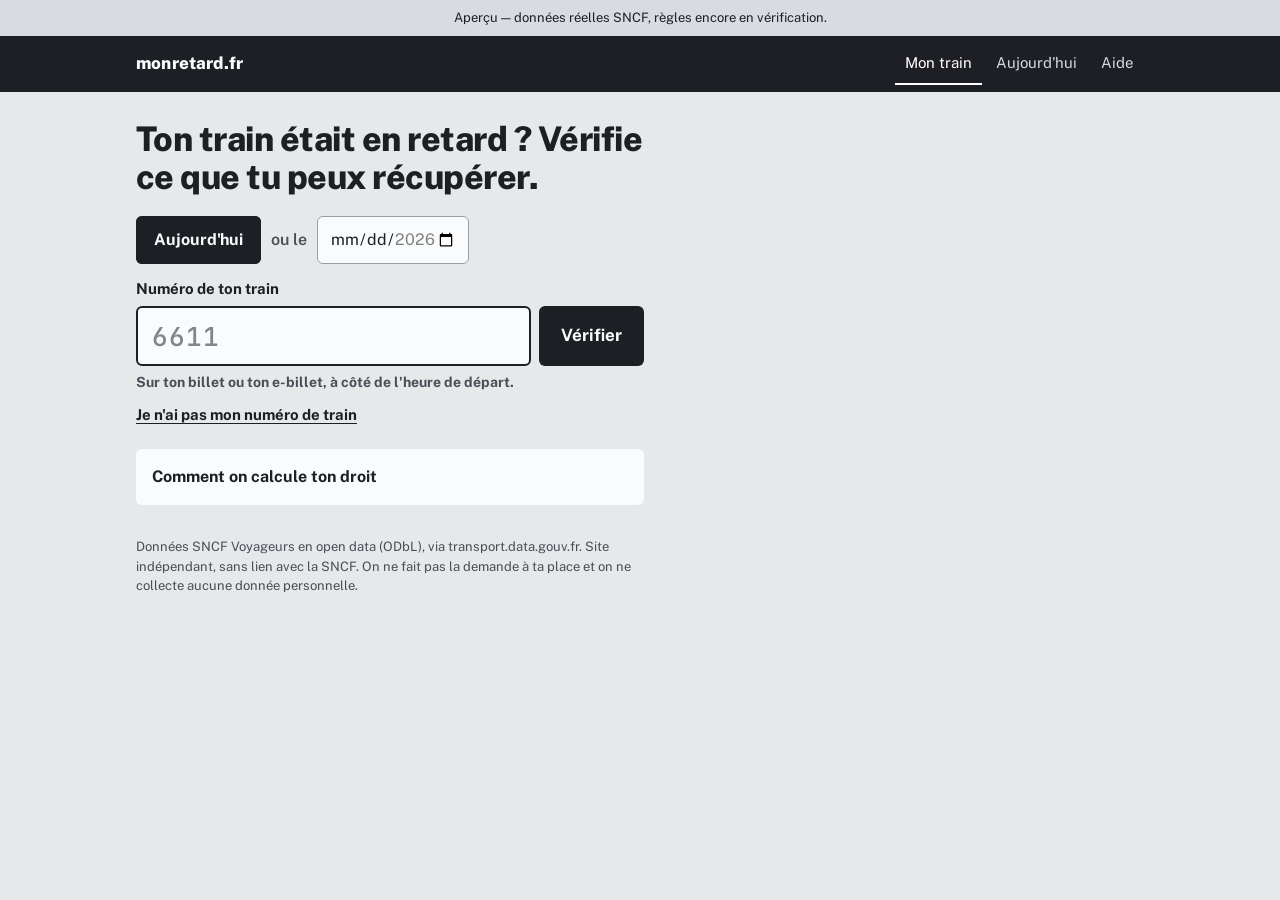
<file: frontend/site.html>
<!doctype html>
<html lang="fr">
<head>
<meta charset="utf-8">
<meta name="viewport" content="width=device-width, initial-scale=1">
<title>Mon train · monretard.fr</title>
<link rel="preconnect" href="https://fonts.googleapis.com">
<link rel="preconnect" href="https://fonts.gstatic.com" crossorigin>
<link href="https://fonts.googleapis.com/css2?family=Public+Sans:wght@400;600;700;800&family=JetBrains+Mono:wght@500;700&display=swap" rel="stylesheet">
<link rel="stylesheet" href="style.css">
<style>
  html { overflow-anchor: none; } /* on compense nous-mêmes, pour que la gare touchée reste sous le doigt */
  .form-num { display: flex; gap: 8px; flex-wrap: wrap; }
  .form-num input { flex: 1 1 180px; width: 100%; height: 60px; padding: 0 14px; border: 2px solid var(--ink); border-radius: var(--r);
                    background: var(--paper); font-family: var(--mono); font-size: 26px; font-weight: 700; letter-spacing: .04em; }
  .form-num input::placeholder { color: #82868C; font-weight: 500; }
  .form-num .btn { flex: 0 0 auto; height: 60px; padding: 0 22px; font-size: 17px; }
  .bloc { display: grid; gap: 14px; grid-template-columns: minmax(0, 1fr); }
  .dates { display: flex; flex-wrap: wrap; align-items: center; gap: 8px 10px; }
  .puce { min-height: 48px; padding: 0 18px; border: 0; border-radius: var(--r); background: transparent; font-weight: 700; font-size: 16px;
          box-shadow: inset 0 0 0 1.5px var(--ink); }
  .puce[aria-pressed="true"] { background: var(--ink); color: var(--paper); }
  .ou { color: var(--ink-2); font-weight: 600; }
  .dates input[type="date"] { height: 48px; padding: 0 12px; border: 1.5px solid #9A9EA4; border-radius: var(--r); background: var(--paper); font-size: 16px; }
  .dates input[type="date"].choisie { border: 2px solid var(--ink); font-weight: 700; }
  .sansnum { display: grid; gap: 12px; padding-top: 14px; border-top: 1.5px dashed var(--rule); }
  .grille2 { display: grid; grid-template-columns: repeat(auto-fit, minmax(200px, 1fr)); gap: 12px; }
  .resultats > section { margin-top: 24px; }
  #recherche[data-replie] + .sr + .resultats > #fiche { margin-top: 4px; }
  .resultats h2 + .liste { margin-top: 10px; }

  #titre { margin-bottom: 20px; }
  /* Carte du train : la réponse, à la place du formulaire */
  .carte-train { background: var(--ink); color: var(--paper); border-radius: var(--r); padding: 16px 16px 18px;
                 display: grid; grid-template-columns: minmax(0, 1fr) auto; gap: 6px 12px; align-items: start; }
  .carte-train h2 { font-size: 24px; letter-spacing: -0.01em; }
  .carte-train p { grid-column: 1 / -1; margin: 0; color: #D5D8DC; font-size: 15px; }
  .carte-train .trajet { color: var(--paper); font-weight: 600; font-size: 16px; }
  .carte-train .btn { min-height: 44px; font-size: 15px; background: transparent; color: var(--paper); box-shadow: inset 0 0 0 1.5px var(--paper); }
  .carte-train .btn:hover { background: rgba(250,251,252,.12); }
  .carte-train :focus-visible { outline-color: var(--paper); }
  .carte-train .etat-supp { color: #FFB4AB; font-weight: 700; }

  .arrets { margin-top: 20px; }
  .arrets .aide-champ { margin: 4px 0 12px; }
  .arret { grid-template-columns: 1fr 112px; }
  .arret .paliers { grid-column: 2; margin: 4px 0 0; }
  .arret .r { grid-row: 1; }
  .ligne[aria-pressed="true"], .ligne[aria-expanded="true"] { box-shadow: 0 0 0 2px var(--ink); }
  .arrets-liste .fente, .fiche-supp .fente { margin-top: 10px; }
  .recu-pied { display: flex; justify-content: flex-end; margin-top: 8px; }
  .introuvable { background: var(--paper); border-radius: var(--r); padding: 18px; }
  .introuvable ul { margin: 10px 0 14px; padding-left: 20px; display: grid; gap: 4px; }
  .actions { display: flex; flex-wrap: wrap; gap: 8px; }

  /* PC : le reçu s'imprime dans une colonne à droite, toujours à l'écran */
  .col-d { display: none; }
  @media (min-width: 960px) {
    .top .in, .page { max-width: 1040px; }
    .cols { display: grid; grid-template-columns: minmax(0, 1fr) 460px; gap: 40px; align-items: start; }
    .col-d { display: block; padding-top: 28px; }
    .col-d .arrets { margin-top: 0; }
    .arrets-tete { display: flex; align-items: center; justify-content: space-between; gap: 12px; }
  }
</style>
</head>
<body>
<div class="badge-maquette">Aperçu — données réelles SNCF, règles encore en vérification.</div>
<header class="top"><div class="in">
  <a class="marque" href="site.html">monretard.fr</a>
  <nav aria-label="Principale"><a href="site.html" aria-current="page">Mon train</a><a href="aujourdhui.html">Aujourd'hui</a><a href="#aide">Aide</a></nav>
</div></header>

<main class="page"><div class="cols">
 <div class="col-g">
  <section id="recherche" aria-labelledby="titre">
    <h1 id="titre">Ton train était en retard&nbsp;? Vérifie ce que tu peux récupérer.</h1>
    <div id="formulaire">
      <form id="form" class="bloc" novalidate>
        <div class="dates" role="group" aria-label="Date du voyage">
          <button type="button" class="puce" id="auj" aria-pressed="true">Aujourd'hui</button>
          <span class="ou">ou le</span>
          <input type="date" id="date" aria-label="Choisir la date du voyage">
        </div>
        <div class="champ">
          <label for="num">Numéro de ton train</label>
          <div class="form-num">
            <input id="num" name="train" inputmode="numeric" autocomplete="off" placeholder="6611" aria-describedby="num-aide">
            <button class="btn" type="submit">Vérifier</button>
          </div>
          <p class="aide-champ" id="num-aide">Sur ton billet ou ton e-billet, à côté de l'heure de départ.</p>
        </div>
      </form>
      <button type="button" class="lien" id="btn-sansnum" aria-expanded="false" aria-controls="sansnum">Je n'ai pas mon numéro de train</button>
      <div class="sansnum" id="sansnum" hidden>
        <div class="grille2">
          <label class="champ">Gare où tu es descendu<input id="arr" placeholder="Marseille" autocomplete="off"></label>
          <label class="champ">Gare de départ (facultatif)<input id="dep" placeholder="Paris" autocomplete="off"></label>
        </div>
        <ul class="liste" id="trouves"></ul>
        <p class="aide-champ" id="rien" hidden>Aucun train en retard ou supprimé ne correspond, aujourd'hui ou hier.</p>
        <p class="aide-champ" id="cherche-gares" hidden>Recherche…</p>
      </div>
    </div>
  </section>

  <p class="sr" id="statut" aria-live="polite"></p>

  <div class="resultats">
    <section id="choix" hidden aria-labelledby="choix-titre">
      <h2 id="choix-titre">Plusieurs trains portent ce numéro. Lequel as-tu pris&nbsp;?</h2>
      <ul class="liste" id="choix-liste"></ul>
    </section>

    <section class="introuvable" id="introuvable" hidden aria-labelledby="intro-titre">
      <h2 id="intro-titre">On ne trouve pas ce train en retard</h2>
      <ul>
        <li>Il était peut-être <b>à l'heure</b> ce jour-là.</li>
        <li>Vérifie le numéro : 4 à 6 chiffres, sur ton billet.</li>
        <li>Les RER, métros et Transilien ne sont pas suivis ; Eurostar et Renfe pas encore.</li>
        <li>Le suivi a commencé le 9 novembre 2026 : rien avant.</li>
      </ul>
      <div class="actions">
        <button type="button" class="btn btn-2" id="chercher-hier">Chercher hier</button>
        <button type="button" class="btn btn-2" id="vers-sansnum">Chercher par gare</button>
      </div>
    </section>

    <section id="fiche" hidden aria-labelledby="f-titre">
      <div class="carte-train" id="carte">
        <h2 id="f-titre"></h2>
        <button type="button" class="btn" id="modifier">Modifier</button>
        <p class="trajet" id="f-trajet"></p>
        <p id="f-quand"></p>
        <p id="f-cause"></p>
      </div>
      <div class="fiche-supp" id="ancre-supp"></div>
      <div class="arrets" id="arrets">
        <div class="arrets-tete"><h2 id="arrets-titre">Où es-tu descendu&nbsp;?</h2>
          <button type="button" class="lien" id="changer-gare" hidden>Changer de gare</button></div>
        <p class="aide-champ" id="arrets-aide">Ton droit dépend du retard à ta gare, pas au terminus.</p>
        <ul class="liste arrets-liste" id="arrets-liste"></ul>
      </div>
      <div id="verdict" hidden role="region" aria-label="Ton verdict">
        <div class="fente" aria-hidden="true"></div>
        <div class="recu-zone"><article class="recu" id="recu" aria-labelledby="v-titre"></article></div>
      </div>
    </section>
  </div>

  <details class="aide" id="aide">
    <summary>Comment on calcule ton droit</summary>
    <ul>
      <li><b>TGV INOUI, Intercités</b> (garantie G30) : dès 30 min, 25 % du billet ; 50 % dès 2 h ; 75 % dès 3 h. Bon d'achat sous 1 h de retard, virement au-delà.</li>
      <li><b>OUIGO</b> : dès 1 h, 25 % ; 50 % dès 2 h. Automatique : OUIGO t'écrit.</li>
      <li><b>TER</b> : ça dépend de la région. La plupart ne dédommagent pas un billet à l'unité.</li>
      <li>On affiche des pourcentages : le montant dépend du prix que tu as payé.</li>
      <li>Train supprimé : tu peux demander le remboursement intégral de ton billet.</li>
    </ul>
  </details>
  <p class="pied">Données SNCF Voyageurs en open data (ODbL), via transport.data.gouv.fr. Site indépendant, sans lien avec la SNCF.
    On ne fait pas la demande à ta place et on ne collecte aucune donnée personnelle.</p>
 </div>
 <aside class="col-d" id="col-recu" aria-label="Ta gare"></aside>
</div></main>

<script src="donnees.js"></script>
<script>
"use strict";
// Règles d'interaction :
// - rien ne défile tout seul ; la gare touchée reste sous le doigt ;
// - une fois trouvé, le train remplace le formulaire (pas de doublon) ;
// - téléphone : le reçu s'ouvre sous la gare touchée ; PC : gares à droite (haut d'écran), reçu à gauche sous la carte du train.
const $ = (id) => document.getElementById(id);
const etat = { train: null, arret: null, depuisGare: false };
const PC = matchMedia("(min-width: 960px)");

$("date").max = AUJOURDHUI;
$("date").min = "2026-11-09";
const dateChoisie = () => $("date").value || AUJOURDHUI;

function setDate(d) {
  const auj = !d || d === AUJOURDHUI;
  $("date").value = auj ? "" : d;
  $("date").classList.toggle("choisie", !auj);
  $("auj").setAttribute("aria-pressed", auj);
}

function majURL() {
  const p = new URLSearchParams();
  if (etat.train) {
    p.set("train", etat.train.num); p.set("date", etat.train.date);
    if (etat.arret !== null) p.set("gare", etat.train.gares[etat.arret + 1][0]);
  }
  history.replaceState(null, "", p.toString() ? "?" + p : location.pathname);
}

function annoncer(txt) { $("statut").textContent = txt; }

function ligneTrain(t, onClick) {
  const li = document.createElement("li");
  const b = document.createElement("button");
  b.type = "button"; b.className = "ligne"; b.setAttribute("aria-pressed", "false");
  const r = retardMax(t);
  b.innerHTML = `<span class="t">${esc(t.prod)} <span class="num">${esc(t.num)}</span> · ${esc(jourLabel(t.date))}</span>
    <span class="s">${esc(route(t))} · départ ${esc(t.h)}</span>
    <span class="r ${t.supprime || r >= 30 ? "alerte" : "attente"}">${t.supprime ? "Supprimé" : "+" + r + " min"}</span>`;
  b.addEventListener("click", () => {
    b.closest("ul").querySelectorAll(".ligne").forEach((x) => x.setAttribute("aria-pressed", x === b));
    onClick();
  });
  li.appendChild(b);
  return li;
}

// Formulaire visible (recherche) ou replié (le train affiché le remplace)
function formulaire(visible) {
  $("formulaire").hidden = !visible;
  if (visible) $("recherche").removeAttribute("data-replie"); else $("recherche").setAttribute("data-replie", "");
}

function viderResultats() {
  rangerVerdict(); $("arrets").hidden = true;
  ["choix", "introuvable", "fiche"].forEach((id) => ($(id).hidden = true));
  etat.train = null; etat.arret = null;
  majAttente();
}

// Le reçu est un seul nœud qu'on déplace.
function rangerVerdict() { $("verdict").hidden = true; $("fiche").appendChild($("verdict")); }

// PC : la liste des gares passe dans la colonne de droite ; téléphone : elle reste sous la carte.
function placerArrets() {
  if (PC.matches) $("col-recu").appendChild($("arrets"));
  else $("ancre-supp").after($("arrets"));
}

// Téléphone : sous la gare touchée.
// PC : colonne de droite ; la liste se replie sur la gare choisie et le reçu s'imprime dessous, en haut d'écran.
function placerVerdict() {
  const v = $("verdict");
  if (etat.train.supprime) PC.matches ? $("col-recu").appendChild(v) : $("ancre-supp").appendChild(v);
  else if (PC.matches) $("arrets").after(v);
  else $("arrets-liste").querySelectorAll(".arret")[etat.arret].after(v);
  replierListe();
}

function replierListe() {
  const replie = PC.matches && etat.train && !etat.train.supprime && etat.arret !== null;
  $("arrets-liste").querySelectorAll(".arret").forEach((x) => (x.parentElement.hidden = replie && +x.dataset.i !== etat.arret));
  $("changer-gare").hidden = !replie;
  $("arrets-aide").hidden = replie;
  $("arrets-titre").innerHTML = replie ? "Ta gare" : "Où es-tu descendu&nbsp;?";
}

function majAttente() {}

function ouvrirTrain(t, arret = null, depuisGare = false) {
  etat.train = t; etat.arret = null; etat.depuisGare = depuisGare;
  ["choix", "introuvable"].forEach((id) => ($(id).hidden = true));
  // Depuis la recherche par gare, la liste cliquée est au-dessus : on garde le formulaire.
  if (!depuisGare) formulaire(false);
  $("modifier").hidden = depuisGare;
  $("fiche").hidden = false;
  $("f-titre").innerHTML = `${esc(t.prod)} <span class="num">${esc(t.num)}</span>`;
  $("f-trajet").textContent = route(t);
  $("f-quand").innerHTML = `${esc(jourLabel(t.date))} · départ <span class="num">${esc(t.h)}</span>${t.supprime ? ' · <span class="etat-supp">Supprimé</span>' : ""}`;
  $("f-cause").textContent = t.cause ? `Cause annoncée : ${t.cause}` : "";
  $("f-cause").hidden = !t.cause;
  rangerVerdict();
  if (t.supprime) {
    $("arrets").hidden = true;
    placerVerdict(); montrerVerdict();
  } else {
    $("arrets").hidden = false; placerArrets(); rendreArrets();
    if (arret !== null) ouvrirGare(arret);
  }
  majAttente(); majURL();
  annoncer(t.supprime ? `${t.prod} ${t.num} : supprimé. Ton verdict suit.`
                      : `${t.prod} ${t.num} trouvé. Choisis la gare où tu es descendu.`);
}

function rendreArrets() {
  rangerVerdict();
  const ul = $("arrets-liste"); ul.replaceChildren();
  $("arrets-aide").textContent = etat.train.gares.length > 1 ? "Ton droit dépend du retard à ta gare, pas au terminus."
    : "Pas encore de retard connu pour ce train. Reviens après son arrivée.";
  etat.train.gares.slice(1).forEach(([g, r], i) => {
    const li = document.createElement("li");
    const b = document.createElement("button");
    b.type = "button"; b.className = "ligne arret"; b.dataset.i = i;
    b.setAttribute("aria-expanded", "false"); b.setAttribute("aria-controls", "verdict");
    const n = indexPalier(r);
    b.innerHTML = `<span class="t">${esc(g)}</span><span class="r ${r >= 30 ? "alerte" : "attente"}">+${r} min</span>
      <span class="paliers ${r >= 30 ? "alerte" : ""}" aria-hidden="true">${[0, 1, 2, 3, 4].map((k) => `<i class="${k <= n ? "on" : ""}"></i>`).join("")}</span>`;
    b.addEventListener("click", () => {
      const avant = b.getBoundingClientRect().top;
      if (etat.arret === i) fermerGare(); else ouvrirGare(i);
      // Un reçu refermé au-dessus a pu faire remonter la gare : on la remet sous le doigt.
      const ecart = b.getBoundingClientRect().top - avant;
      if (ecart) scrollBy(0, ecart);
      majURL();
    });
    li.appendChild(b); ul.appendChild(li);
  });
}

function ouvrirGare(i) {
  etat.arret = i;
  $("arrets-liste").querySelectorAll(".arret").forEach((x) => x.setAttribute("aria-expanded", +x.dataset.i === i));
  placerVerdict(); montrerVerdict(); majAttente();
  annoncer(`Verdict pour ${etat.train.gares[i + 1][0]} : ${$("v-titre").textContent}.`);
}

function fermerGare() {
  const i = etat.arret;
  etat.arret = null;
  $("arrets-liste").querySelectorAll(".arret").forEach((x) => x.setAttribute("aria-expanded", "false"));
  rangerVerdict(); replierListe(); majAttente();
  return i;
}

function montrerVerdict() {
  const t = etat.train;
  const g = t.supprime ? null : t.gares[etat.arret + 1];
  const r = g ? g[1] : 0;
  const d = droit(t, t.supprime ? t.droitSuppression : g[2]);
  const recu = $("recu");
  recu.className = "recu" + (d.ton === "none" ? "" : " droit-ok");
  const n = indexPalier(r);
  // Ordre : l'essentiel d'abord (verdict, bouton), puis le détail du reçu.
  recu.innerHTML = `
    <p class="recu-titre">Ton verdict</p>
    <hr class="pointille">
    ${d.ton === "none" ? `<dl class="lignes"><div><dt>Statut</dt><dd>${esc(d.tampon)}</dd></div></dl>`
      : `<div class="tampon-zone"><span class="tampon-encre"><span class="sr">Statut : </span>${esc(d.tampon)}</span></div>`}
    <h2 class="verdict-titre" id="v-titre">${esc(d.titre)}</h2>
    <p class="verdict-texte">${esc(d.texte)}</p>
    ${d.pct ? `<p class="exemple">${exemple(d.pct)} Le montant dépend du prix que tu as payé.</p>` : ""}
    ${d.lien ? `<a class="btn cta" href="${d.lien[1]}" target="_blank" rel="noopener">${libelleExt(d.lien[0])}</a>
      <p class="sortie-note">Tu quittes le site : on ne transmet rien.</p>` : ""}
    <hr class="pointille">
    <dl class="lignes">
      <div><dt>Train</dt><dd>${esc(t.prod)} ${esc(t.num)}</dd></div>
      <div><dt>Date</dt><dd>${esc(jourLabel(t.date))} · ${esc(t.h)}</dd></div>
      ${g ? `<div><dt>Descendu à</dt><dd>${esc(g[0])}</dd></div><div><dt>Retard constaté</dt><dd>+${r} min</dd></div>`
          : `<div><dt>État</dt><dd>Supprimé</dd></div>`}
    </dl>
    ${g ? `<div class="paliers ${r >= 30 ? "alerte" : ""}" aria-hidden="true">${[0, 1, 2, 3, 4].map((k) => `<i class="${k <= n ? "on" : ""}"></i>`).join("")}</div>
      <div class="paliers-legende" aria-hidden="true"><span>0</span><span>30</span><span>60</span><span>120</span><span>180</span></div>` : ""}
    <dl class="lignes" style="margin-top:8px">
      ${d.forme ? `<div><dt>Forme</dt><dd>${esc(d.forme)}</dd></div>` : ""}
      <div><dt>Règle</dt><dd>${esc(d.regle)}</dd></div>
      ${t.majA ? `<div><dt>Dernière annonce</dt><dd>${esc(t.majA)}</dd></div>` : ""}
    </dl>
    ${d.aConfirmer ? `<p class="exemple" style="margin-top:8px">Règle en cours de vérification sur les sources officielles.</p>` : ""}
    ${d.g30 ? `<p class="exemple" style="margin-top:8px">${esc(d.g30)}</p>` : ""}
    ${d.suite ? `<hr class="pointille"><div class="suite"><h3>Et maintenant&nbsp;?</h3><ul>${d.suite.map((s, k) => `<li><p>${esc(s.texte)}</p>${
      s.lien ? `<a class="btn btn-2" href="${s.lien}" target="_blank" rel="noopener">${libelleExt(s.action)}</a>`
             : `<button type="button" class="btn btn-2" data-suite="${k}">${esc(s.action)}</button>`}</li>`).join("")}</ul></div>` : ""}
    ${g ? `<div class="recu-pied"><button type="button" class="lien" id="fermer">Fermer</button></div>` : ""}`;
  $("verdict").hidden = false;
  recu.classList.remove("sort"); void recu.offsetWidth; recu.classList.add("sort");
  // Chercher un autre train : action explicite, on rouvre le formulaire vide.
  recu.querySelectorAll("[data-suite]").forEach((b) => b.addEventListener("click", () => rouvrirRecherche(true)));
  const f = $("fermer");
  if (f) f.addEventListener("click", () => {
    const i = fermerGare(); majURL();
    $("arrets-liste").querySelectorAll(".arret")[i].focus({ preventScroll: true });
  });
}

function rouvrirRecherche(vider = false) {
  viderResultats(); formulaire(true); majURL();
  if (vider) $("num").value = "";
  $("num").focus(); $("num").select();
}

let demande = 0;  // ignore les réponses d'une recherche dépassée

async function chercher(num, date) {
  num = (num || "").replace(/\D/g, "");
  $("num").value = num;
  if (!num) { $("num").focus(); return; }
  if (date) setDate(date);
  const jour = dateChoisie(), n = ++demande;
  annoncer("Recherche…");
  let res;
  try { res = await trouverTrains(num, jour); }
  catch (e) { if (n === demande) annoncer("Les données ne répondent pas. Réessaie dans quelques minutes."); return; }
  if (n !== demande) return;
  viderResultats();
  if (res.length === 1) { ouvrirTrain(res[0]); return res; }
  if (res.length > 1) {
    const ul = $("choix-liste"); ul.replaceChildren();
    res.forEach((t) => ul.appendChild(ligneTrain(t, () => ouvrirTrain(t))));
    $("choix").hidden = false;
    annoncer("Plusieurs trains portent ce numéro : choisis le tien plus bas.");
    return res;
  }
  $("intro-titre").textContent = `On ne trouve pas le train ${num} ${jour === AUJOURDHUI ? "aujourd'hui" : jour === HIER ? "hier" : jourLabel(jour)}`;
  $("chercher-hier").hidden = jour !== AUJOURDHUI;
  $("introuvable").hidden = false;
  annoncer($("intro-titre").textContent);
  return res;
}

let minuteur = null, demandeGares = 0;
function rendreSansNum() {
  clearTimeout(minuteur);
  minuteur = setTimeout(async () => {
    const arr = $("arr").value.trim(), dep = $("dep").value.trim(), ul = $("trouves"), n = ++demandeGares;
    if (arr.length < 2 && dep.length < 2) { ul.replaceChildren(); $("rien").hidden = true; return; }
    $("cherche-gares").hidden = false;
    let l = [];
    try { l = await chercherParGares(arr, dep); } catch (e) { l = []; }
    if (n !== demandeGares) return;
    $("cherche-gares").hidden = true;
    ul.replaceChildren();
    l.forEach((t) => ul.appendChild(ligneTrain(t, () => {
      const i = arr ? t.gares.slice(1).findIndex(([g]) => norm(g).includes(norm(arr))) : -1;
      viderResultats();
      ouvrirTrain(t, i >= 0 && !t.supprime ? i : null, true);
    })));
    $("rien").hidden = l.length > 0;
  }, 300);
}

function ouvrirSansNum(ouvrir) {
  $("sansnum").hidden = !ouvrir; $("btn-sansnum").setAttribute("aria-expanded", ouvrir);
}

$("auj").addEventListener("click", () => setDate(null));
$("date").addEventListener("change", () => setDate($("date").value));
$("form").addEventListener("submit", (e) => { e.preventDefault(); chercher($("num").value); });
$("modifier").addEventListener("click", () => rouvrirRecherche(false));
$("btn-sansnum").addEventListener("click", () => ouvrirSansNum($("sansnum").hidden));
$("arr").addEventListener("input", rendreSansNum);
$("dep").addEventListener("input", rendreSansNum);
$("chercher-hier").addEventListener("click", () => chercher($("num").value, HIER));
$("vers-sansnum").addEventListener("click", () => { ouvrirSansNum(true); $("arr").focus(); });
// Passage PC ↔ téléphone (fenêtre redimensionnée) : on replace le reçu ouvert.
PC.addEventListener("change", () => {
  placerArrets();
  if (etat.train && !$("verdict").hidden) placerVerdict(); else if (etat.train) replierListe();
});
$("changer-gare").addEventListener("click", () => {
  const i = fermerGare(); majURL();
  $("arrets-liste").querySelectorAll(".arret")[i].focus({ preventScroll: true });
});

// « Aide » ouvre l'explication
function ouvrirAide() { if (location.hash === "#aide") $("aide").open = true; }
addEventListener("hashchange", ouvrirAide); ouvrirAide();

// Lien partageable : ?train=6611&date=2026-11-08&gare=Avignon%20TGV
(async function depuisURL() {
  const p = new URLSearchParams(location.search);
  if (!p.get("train")) return;
  const res = await chercher(p.get("train"), p.get("date") || undefined);
  if (!res || res.length !== 1 || !p.get("gare") || res[0].supprime) return;
  const i = res[0].gares.slice(1).findIndex(([g]) => g === p.get("gare"));
  if (i >= 0) { ouvrirGare(i); majURL(); }
})();
</script>
</body>
</html>
</file>
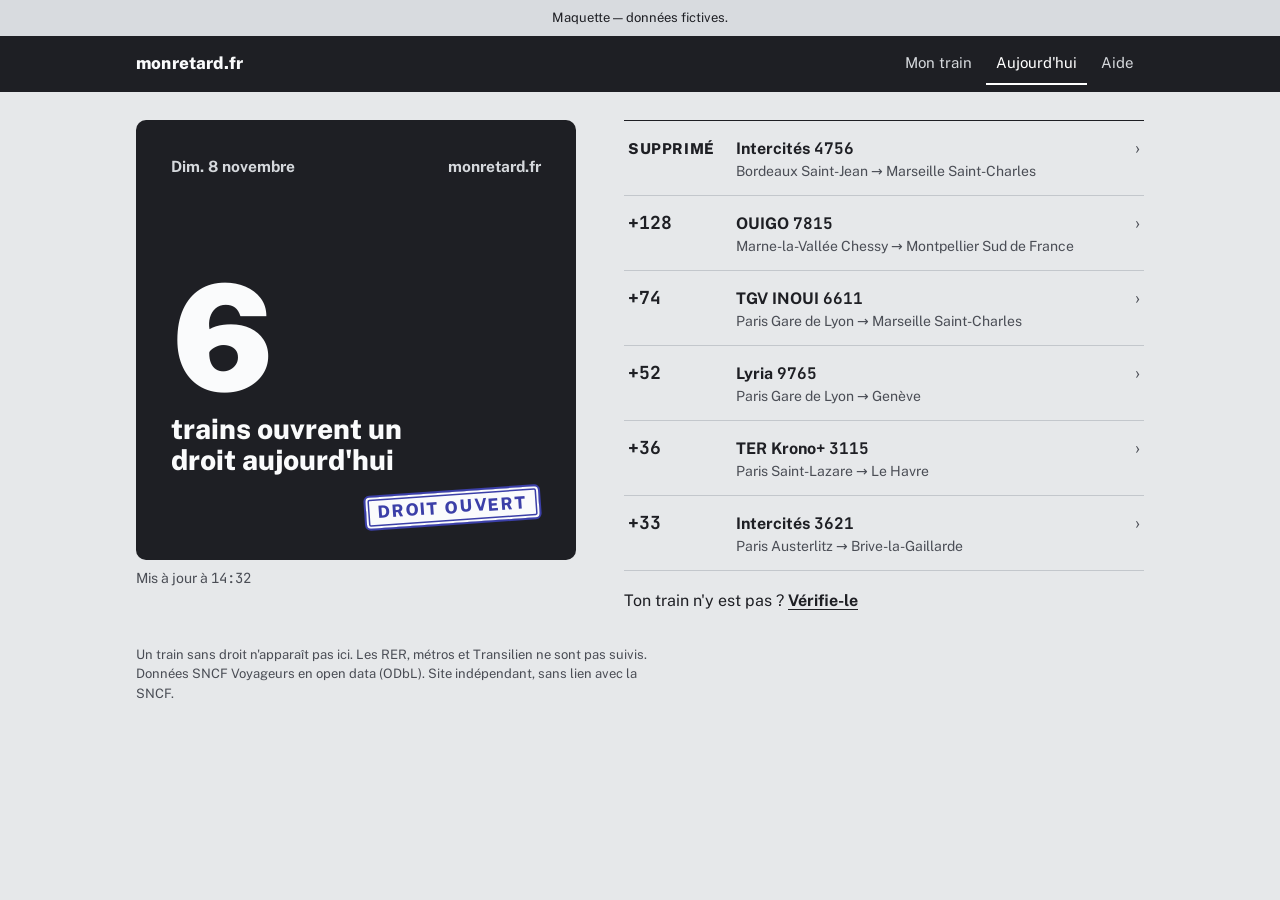
<file: docs/maquettes/aujourdhui.html>
<!doctype html>
<html lang="fr">
<head>
<meta charset="utf-8">
<meta name="viewport" content="width=device-width, initial-scale=1">
<title>Aujourd'hui sur le réseau — maquette</title>
<link rel="preconnect" href="https://fonts.googleapis.com">
<link rel="preconnect" href="https://fonts.gstatic.com" crossorigin>
<link href="https://fonts.googleapis.com/css2?family=Public+Sans:wght@400;600;700;800;900&family=JetBrains+Mono:wght@500;700;800&display=swap" rel="stylesheet">
<link rel="stylesheet" href="style.css">
<style>
  /* Carte du jour : le même visuel que le post X / Instagram. */
  .visuel { aspect-ratio: 1; background: var(--ink); color: var(--paper); border-radius: 10px; padding: 8%; margin: 20px 0 0;
            display: grid; grid-template-rows: auto 1fr auto; container-type: inline-size; }
  .visuel .haut { display: flex; justify-content: space-between; font-size: 4.2cqw; font-weight: 700; color: #D5D8DC; }
  .visuel .gros { align-self: end; }
  .visuel .gros b { display: block; font-family: var(--sans); font-variant-numeric: tabular-nums; font-weight: 900; font-size: 40cqw; line-height: .82; letter-spacing: -.04em; }
  .visuel .gros span { display: block; font-size: 7.6cqw; font-weight: 800; line-height: 1.12; margin-top: 4cqw; max-width: 14ch; }
  .visuel.zero .gros span { max-width: 16ch; }
  .visuel .tampon-zone { margin: 4cqw 0 0; }
  .visuel .tampon-encre { background: var(--paper); font-size: 4.6cqw; padding: 1.6cqw 3.2cqw; }
  .maj { font-size: 14px; color: var(--ink-2); margin: 8px 0 20px; }
  /* Le relevé : un train par ligne. */
  .releve { list-style: none; margin: 0; padding: 0; border-top: 1.5px solid var(--ink); }
  .releve a { display: grid; grid-template-columns: 96px 1fr auto; align-items: baseline; gap: 0 12px; padding: 13px 4px;
              border-bottom: 1px solid var(--rule); text-decoration: none; color: inherit; }
  .releve a:hover { background: var(--paper); }
  .releve .r { font-family: var(--mono); font-weight: 700; font-size: 18px; }
  .releve .r.sup { font-family: var(--sans); font-size: 15px; font-weight: 800; text-transform: uppercase; letter-spacing: .04em; }
  .releve .t { font-weight: 700; }
  .releve .s { display: block; font-size: 14px; color: var(--ink-2); font-weight: 400; }
  .releve .f { color: var(--ink-2); font-size: 18px; }
  .autre { margin: 18px 0 0; }
  .autre a { font-weight: 700; color: var(--ink); text-underline-offset: 3px; }
  @media (min-width: 960px) {
    .top .in, .page { max-width: 1040px; }
    .cols { display: grid; grid-template-columns: 440px 1fr; gap: 48px; align-items: start; }
    .visuel { margin-top: 28px; }
    .droite { padding-top: 28px; }
  }
</style>
</head>
<body>
<div class="badge-maquette">Maquette — données fictives.</div>
<header class="top"><div class="in">
  <a class="marque" href="site.html">monretard.fr</a>
  <nav aria-label="Principale"><a href="site.html">Mon train</a><a href="aujourdhui.html" aria-current="page">Aujourd'hui</a><a href="site.html#aide">Aide</a></nav>
</div></header>

<main class="page">
  <div class="cols">
    <div>
      <div class="visuel" id="visuel" role="img"></div>
      <p class="maj">Mis à jour à <span class="num">14:32</span></p>
    </div>
    <div class="droite">
      <h1 class="sr">Les trains qui ouvrent un droit aujourd'hui</h1>
      <ul class="releve" id="releve"></ul>
      <p class="autre">Ton train n'y est pas&nbsp;? <a href="site.html">Vérifie-le</a></p>
    </div>
  </div>
  <p class="pied">Un train sans droit n'apparaît pas ici. Les RER, métros et Transilien ne sont pas suivis.
    Données SNCF Voyageurs en open data (ODbL). Site indépendant, sans lien avec la SNCF.</p>
</main>

<script src="donnees.js"></script>
<script>
"use strict";
const $ = (id) => document.getElementById(id);
const JOURS = ["Dim.", "Lun.", "Mar.", "Mer.", "Jeu.", "Ven.", "Sam."];
const MOIS = ["janvier", "février", "mars", "avril", "mai", "juin", "juillet", "août", "septembre", "octobre", "novembre", "décembre"];
const d0 = new Date(AUJOURDHUI + "T12:00:00");
const dateCourte = `${JOURS[d0.getDay()]} ${d0.getDate()} ${MOIS[d0.getMonth()]}`;

// Seuls les trains qui ouvrent un droit ; supprimés d'abord, puis du plus gros retard au plus petit.
const liste = TRAINS
  .filter((t) => t.date === AUJOURDHUI && droit(t, retardMax(t)).ton !== "none")
  .sort((a, b) => (!!b.supprime - !!a.supprime) || retardMax(b) - retardMax(a));
const n = liste.length;

const v = $("visuel");
if (n) {
  const phrase = n === 1 ? "train ouvre un droit aujourd'hui" : "trains ouvrent un droit aujourd'hui";
  v.setAttribute("aria-label", `${dateCourte} : ${n} ${phrase}`);
  v.innerHTML = `<div class="haut"><span>${dateCourte}</span><span>monretard.fr</span></div>
    <div class="gros"><b>${n}</b><span>${phrase}</span></div>
    <div class="tampon-zone"><span class="tampon-encre">Droit ouvert</span></div>`;
} else {
  // Pas de droit, pas de couleur : pas de tampon.
  v.classList.add("zero");
  v.setAttribute("aria-label", `${dateCourte} : aucun train ne t'ouvre de droit aujourd'hui`);
  v.innerHTML = `<div class="haut"><span>${dateCourte}</span><span>monretard.fr</span></div>
    <div class="gros"><b>0</b><span>Aucun train ne t'ouvre de droit aujourd'hui</span></div><div></div>`;
}

const ul = $("releve");
liste.forEach((t) => {
  const li = document.createElement("li");
  li.innerHTML = `<a href="site.html?train=${encodeURIComponent(t.num)}&date=${t.date}">
    ${t.supprime ? `<span class="r sup">Supprimé</span>` : `<span class="r"><span class="sr">Retard : </span>+${retardMax(t)}<span class="sr"> min</span></span>`}
    <span class="t">${esc(t.prod)} <span class="num">${esc(t.num)}</span><span class="s">${esc(route(t))}</span></span>
    <span class="f" aria-hidden="true">›</span></a>`;
  ul.appendChild(li);
});
</script>
</body>
</html>
</file>
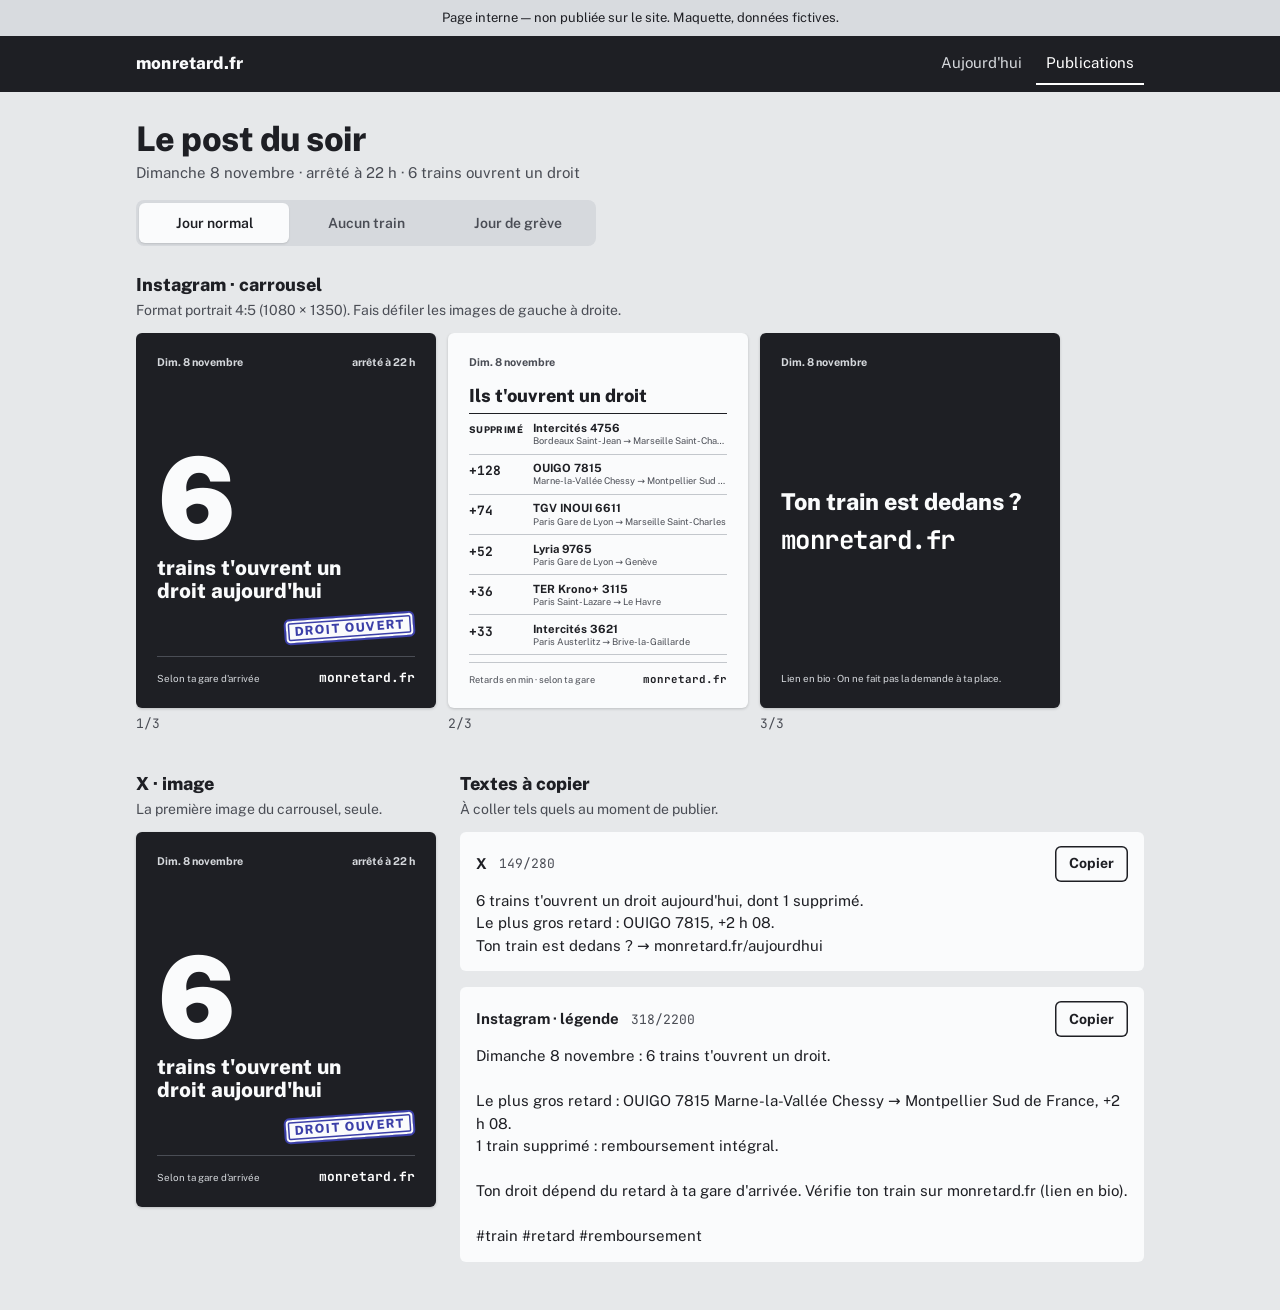
<file: docs/maquettes/publications.html>
<!doctype html>
<html lang="fr">
<head>
<meta charset="utf-8">
<meta name="viewport" content="width=device-width, initial-scale=1">
<title>Publications du jour — maquette</title>
<link rel="preconnect" href="https://fonts.googleapis.com">
<link rel="preconnect" href="https://fonts.gstatic.com" crossorigin>
<link href="https://fonts.googleapis.com/css2?family=Public+Sans:wght@400;600;700;800;900&family=JetBrains+Mono:wght@500;700;800&display=swap" rel="stylesheet">
<link rel="stylesheet" href="style.css">
<style>
  .interne { background: var(--line); font-size: 13px; padding: 8px 16px; text-align: center; }
  .page { max-width: 1040px; }
  .top .in { max-width: 1040px; }
  h1 { margin-bottom: 4px; }
  .sous { color: var(--ink-2); margin: 0 0 16px; font-size: 15px; }
  .scenarios { margin: 0 0 24px; max-width: 460px; }
  h2 { font-size: 18px; margin: 28px 0 4px; }
  .note { font-size: 14px; color: var(--ink-2); margin: 0 0 12px; }

  /* Bande du carrousel : les images à la suite, comme dans l'app. */
  .bande-ig { display: grid; grid-auto-flow: column; grid-auto-columns: min(76vw, 300px); gap: 12px;
              overflow-x: auto; scroll-snap-type: x mandatory; padding: 0 0 12px; }
  .bande-ig > figure { margin: 0; scroll-snap-align: start; }
  .bande-ig figcaption { font-size: 13px; color: var(--ink-2); margin-top: 6px; font-family: var(--mono); }

  /* Une image de post, 4:5. Toutes les tailles en cqw : l'image se met à l'échelle comme un PNG 1080 × 1350. */
  .img { aspect-ratio: 4 / 5; container-type: inline-size; border-radius: 6px; overflow: hidden; display: grid; padding: 7%;
         box-shadow: 0 1px 3px rgba(0,0,0,.18); }
  .img.encre { background: var(--ink); color: var(--paper); }
  .img.papier { background: var(--paper); color: var(--ink); }
  .img .haut { display: flex; justify-content: space-between; font-size: 4.2cqw; font-weight: 700; }
  .img.encre .haut { color: #D5D8DC; }
  .img.papier .haut { color: var(--ink-2); }
  .img .adr { font-family: var(--mono); font-weight: 700; font-size: 5cqw; }
  .img.encre .adr { color: #fff; }

  .une { grid-template-rows: auto 1fr auto auto; }
  .une .gros { align-self: end; }
  .une .gros b { display: block; font-family: var(--sans); font-variant-numeric: tabular-nums; font-weight: 900; font-size: 44cqw; line-height: .82; letter-spacing: -.04em; }
  .une .gros span { display: block; font-size: 8cqw; font-weight: 800; line-height: 1.12; margin-top: 4cqw; max-width: 14ch; }
  .une .tampon-zone { margin: 5cqw 0 0; }
  .une .tampon-encre { background: var(--paper); font-size: 4.8cqw; padding: 1.6cqw 3.2cqw; }
  .une .pied-img { display: flex; justify-content: space-between; align-items: baseline; margin-top: 6cqw; padding-top: 4cqw;
                   border-top: 1px solid #4A4D55; font-size: 3.8cqw; color: #D5D8DC; }

  .liste-img { grid-template-rows: auto auto 1fr auto; }
  .liste-img h3 { font-size: 7cqw; font-weight: 800; line-height: 1.1; margin: 6cqw 0 3cqw; }
  .liste-img ol { list-style: none; margin: 0; padding: 0; border-top: 0.5cqw solid var(--ink); align-self: start; }
  .liste-img li { display: grid; grid-template-columns: 22cqw 1fr; gap: 0 3cqw; padding: 2.6cqw 0; border-bottom: 0.3cqw solid var(--rule); }
  .liste-img .r { font-family: var(--mono); font-weight: 700; font-size: 5cqw; }
  .liste-img .r.sup { font-family: var(--sans); font-size: 3.6cqw; font-weight: 800; text-transform: uppercase; letter-spacing: .04em; padding-top: .8cqw; }
  .liste-img .t { font-weight: 700; font-size: 4.4cqw; line-height: 1.25; }
  .liste-img .s { display: block; font-weight: 400; font-size: 3.6cqw; color: var(--ink-2); white-space: nowrap; overflow: hidden; text-overflow: ellipsis; }
  .liste-img .t { min-width: 0; }
  .liste-img .plus { font-size: 4cqw; font-weight: 700; padding-top: 3cqw; }
  .liste-img .pied-img { display: flex; justify-content: space-between; align-items: baseline; font-size: 3.6cqw; color: var(--ink-2);
                         border-top: 0.3cqw solid var(--rule); padding-top: 3cqw; }
  .liste-img .pied-img .adr { font-size: 4.2cqw; color: var(--ink); }

  .fin { grid-template-rows: auto 1fr auto; }
  .fin .milieu { align-self: center; }
  .fin .milieu p { font-size: 9cqw; font-weight: 800; line-height: 1.1; margin: 0 0 5cqw; }
  .fin .milieu .adr { font-size: 10cqw; display: block; line-height: 1; letter-spacing: -.02em; }
  .fin .bas { font-size: 3.8cqw; color: #D5D8DC; }

  /* Textes à copier */
  .textes { display: grid; gap: 16px; }
  .texte { background: var(--paper); border-radius: var(--r); padding: 14px 16px; }
  .texte-tete { display: flex; align-items: center; gap: 12px; margin: 0 0 8px; }
  .texte-tete .btn { margin-left: auto; }
  .texte-tete b { font-size: 15px; }
  .texte-tete .compte { font-family: var(--mono); font-size: 13px; color: var(--ink-2); }
  .texte-tete .compte.trop { color: var(--alerte); font-weight: 700; }
  .texte pre { white-space: pre-wrap; font-family: var(--sans); font-size: 15px; margin: 0; line-height: 1.5; }
  .texte .btn { min-height: 36px; padding: 0 14px; font-size: 14px; }

  /* Aperçu X : image + texte */
  .x { display: grid; gap: 12px; }
  .x .img { max-width: 300px; }
  @media (min-width: 960px) {
    .duo { display: grid; grid-template-columns: 300px 1fr; gap: 24px; align-items: start; }
  }
</style>
</head>
<body>
<div class="interne">Page interne — non publiée sur le site. Maquette, données fictives.</div>
<header class="top"><div class="in">
  <a class="marque" href="site.html">monretard.fr</a>
  <nav aria-label="Principale"><a href="aujourdhui.html">Aujourd'hui</a><a href="publications.html" aria-current="page">Publications</a></nav>
</div></header>

<main class="page">
  <h1>Le post du soir</h1>
  <p class="sous" id="sous"></p>
  <div class="seg plein scenarios" role="group" aria-label="Scénario à prévisualiser" id="scenarios">
    <button type="button" data-s="normal" aria-pressed="true">Jour normal</button>
    <button type="button" data-s="zero" aria-pressed="false">Aucun train</button>
    <button type="button" data-s="greve" aria-pressed="false">Jour de grève</button>
  </div>

  <h2>Instagram · carrousel</h2>
  <p class="note">Format portrait 4:5 (1080 × 1350). Fais défiler les images de gauche à droite.</p>
  <div class="bande-ig" id="carrousel"></div>

  <div class="duo">
    <div>
      <h2>X · image</h2>
      <p class="note">La première image du carrousel, seule.</p>
      <div class="x" id="x-img"></div>
    </div>
    <div>
      <h2>Textes à copier</h2>
      <p class="note">À coller tels quels au moment de publier.</p>
      <div class="textes" id="textes"></div>
    </div>
  </div>
</main>

<script src="donnees.js"></script>
<script>
"use strict";
const $ = (id) => document.getElementById(id);
const ADR = "monretard.fr";
const HEURE = "22 h";
const PAR_IMAGE = 6, MAX_LISTES = 8;
const JOURS = ["Dimanche", "Lundi", "Mardi", "Mercredi", "Jeudi", "Vendredi", "Samedi"];
const MOIS = ["janvier", "février", "mars", "avril", "mai", "juin", "juillet", "août", "septembre", "octobre", "novembre", "décembre"];
const d0 = new Date(AUJOURDHUI + "T12:00:00");
const dateLongue = `${JOURS[d0.getDay()]} ${d0.getDate()} ${MOIS[d0.getMonth()]}`;
const dateCourte = `${JOURS[d0.getDay()].slice(0, 3)}. ${d0.getDate()} ${MOIS[d0.getMonth()]}`;
const duree = (m) => m < 60 ? `+${m} min` : `+${Math.floor(m / 60)} h ${String(m % 60).padStart(2, "0")}`;
const trie = (l) => l.sort((a, b) => (!!b.sup - !!a.sup) || b.r - a.r);

// Trains du jour qui ouvrent un droit, réduits à ce que le post affiche.
const vrais = trie(TRAINS.filter((t) => t.date === AUJOURDHUI && droit(t, retardMax(t)).ton !== "none")
  .map((t) => ({ prod: t.prod, num: t.num, route: route(t), r: retardMax(t), sup: !!t.supprime })));

// Jour de grève : fictif, pour voir comment le post tient avec beaucoup de trains.
function greve() {
  const l = vrais.slice();
  const prods = ["TGV INOUI", "Intercités", "OUIGO", "TGV INOUI", "TER"];
  const axes = ["Paris → Lyon", "Paris → Bordeaux", "Lyon → Marseille", "Paris → Lille", "Nantes → Paris", "Paris → Strasbourg"];
  for (let i = 0; i < 74; i++) l.push({ prod: prods[i % 5], num: String(5100 + i * 37), route: axes[i % 6],
    r: 30 + ((i * 53) % 150), sup: i % 4 === 0 });
  return trie(l);
}
const SCENARIOS = { normal: () => vrais, zero: () => [], greve };

function rendre(nom) {
  const l = SCENARIOS[nom]();
  const n = l.length, nSup = l.filter((t) => t.sup).length;
  const pire = l.filter((t) => !t.sup).sort((a, b) => b.r - a.r)[0];
  $("sous").textContent = `${dateLongue} · arrêté à ${HEURE} · ${n} train${n > 1 ? "s" : ""} ouvre${n > 1 ? "nt" : ""} un droit`;

  // 1. La une
  const phrase = n === 0 ? "Aucun train ne t'ouvre de droit aujourd'hui"
    : n === 1 ? "train t'ouvre un droit aujourd'hui" : "trains t'ouvrent un droit aujourd'hui";
  const une = `<div class="img encre une" role="img" aria-label="${dateLongue} : ${n} ${esc(phrase)}">
      <div class="haut"><span>${dateCourte}</span><span>arrêté à ${HEURE}</span></div>
      <div class="gros"><b>${n}</b><span>${phrase}</span></div>
      ${n ? `<div class="tampon-zone"><span class="tampon-encre">Droit ouvert</span></div>` : "<div></div>"}
      <div class="pied-img"><span>${n ? "Selon ta gare d'arrivée" : "Bonne nouvelle"}</span><span class="adr">${ADR}</span></div>
    </div>`;

  // 2. Les listes, 6 trains par image, 8 images au plus.
  const pages = [];
  for (let i = 0; i < n && pages.length < MAX_LISTES; i += PAR_IMAGE) pages.push(l.slice(i, i + PAR_IMAGE));
  const montres = pages.reduce((s, p) => s + p.length, 0);
  const listes = pages.map((p, k) => `<div class="img papier liste-img" role="img" aria-label="Trains ${k * PAR_IMAGE + 1} à ${k * PAR_IMAGE + p.length}">
      <div class="haut"><span>${dateCourte}</span><span>${pages.length > 1 ? `${k + 1}/${pages.length}` : ""}</span></div>
      <h3>Ils t'ouvrent un droit</h3>
      <ol>${p.map((t) => `<li>${t.sup ? `<span class="r sup">Supprimé</span>` : `<span class="r">+${t.r}</span>`}
        <span class="t">${esc(t.prod)} ${esc(t.num)}<span class="s">${esc(t.route)}</span></span></li>`).join("")}
        ${k === pages.length - 1 && montres < n ? `<li class="plus" style="display:block">+ ${n - montres} autres sur ${ADR}</li>` : ""}</ol>
      <div class="pied-img"><span>Retards en min · selon ta gare</span><span class="adr">${ADR}</span></div>
    </div>`);

  // 3. La fin
  const fin = `<div class="img encre fin" role="img" aria-label="Vérifie ton train sur ${ADR}">
      <div class="haut"><span>${dateCourte}</span><span></span></div>
      <div class="milieu"><p>${n ? "Ton train est dedans&nbsp;?" : "Un doute sur ton train&nbsp;?"}</p><span class="adr">${ADR}</span></div>
      <div class="bas">Lien en bio · On ne fait pas la demande à ta place.</div>
    </div>`;

  const imgs = [une, ...listes, fin];
  $("carrousel").innerHTML = imgs.map((h, i) => `<figure>${h}<figcaption>${i + 1}/${imgs.length}</figcaption></figure>`).join("");
  $("x-img").innerHTML = une;

  // Textes
  const xTxt = n === 0
    ? `Aucun train ne t'ouvre de droit aujourd'hui. Rare, profitons-en.\nUn doute sur ton train ? → ${ADR}`
    : `${n} train${n > 1 ? "s" : ""} t'ouvre${n > 1 ? "nt" : ""} un droit aujourd'hui${nSup ? `, dont ${nSup} supprimé${nSup > 1 ? "s" : ""}` : ""}.\n`
      + (pire ? `Le plus gros retard : ${pire.prod} ${pire.num}, ${duree(pire.r)}.\n` : "")
      + `Ton train est dedans ? → ${ADR}/aujourdhui`;
  const igTxt = n === 0
    ? `${dateLongue} : aucun train ne t'ouvre de droit aujourd'hui.\n\nUn doute sur ton train ? Vérifie-le sur ${ADR} (lien en bio).`
    : `${dateLongue} : ${n} train${n > 1 ? "s" : ""} t'ouvre${n > 1 ? "nt" : ""} un droit.\n\n`
      + (pire ? `Le plus gros retard : ${pire.prod} ${pire.num} ${pire.route}, ${duree(pire.r)}.\n` : "")
      + (nSup ? `${nSup} train${nSup > 1 ? "s" : ""} supprimé${nSup > 1 ? "s" : ""} : remboursement intégral.\n` : "")
      + `\nTon droit dépend du retard à ta gare d'arrivée. Vérifie ton train sur ${ADR} (lien en bio).\n\n#train #retard #remboursement`;
  // X compte une adresse comme 23 caractères, quelle que soit sa longueur.
  const longueurX = (s) => s.replace(/\S+\.fr\S*/g, "x".repeat(23)).length;
  const blocs = [
    { titre: "X", txt: xTxt, compte: `${longueurX(xTxt)}/280`, trop: longueurX(xTxt) > 280 },
    { titre: "Instagram · légende", txt: igTxt, compte: `${igTxt.length}/2200`, trop: igTxt.length > 2200 },
  ];
  $("textes").innerHTML = blocs.map((b, i) => `<div class="texte">
      <div class="texte-tete"><b>${b.titre}</b><span class="compte ${b.trop ? "trop" : ""}">${b.compte}</span>
        <button class="btn btn-2" type="button" data-copie="${i}">Copier</button></div>
      <pre id="txt-${i}">${esc(b.txt)}</pre></div>`).join("");
}

document.addEventListener("click", (e) => {
  const s = e.target.closest("[data-s]");
  if (s) {
    $("scenarios").querySelectorAll("button").forEach((b) => b.setAttribute("aria-pressed", b === s));
    rendre(s.dataset.s);
  }
  const c = e.target.closest("[data-copie]");
  if (c) {
    navigator.clipboard?.writeText($("txt-" + c.dataset.copie).textContent).then(() => {
      c.textContent = "Copié"; setTimeout(() => (c.textContent = "Copier"), 1500);
    });
  }
});
const depart = SCENARIOS[new URLSearchParams(location.search).get("scenario")] ? new URLSearchParams(location.search).get("scenario") : "normal";
$("scenarios").querySelectorAll("button").forEach((b) => b.setAttribute("aria-pressed", b.dataset.s === depart));
rendre(depart);
</script>
</body>
</html>
</file>
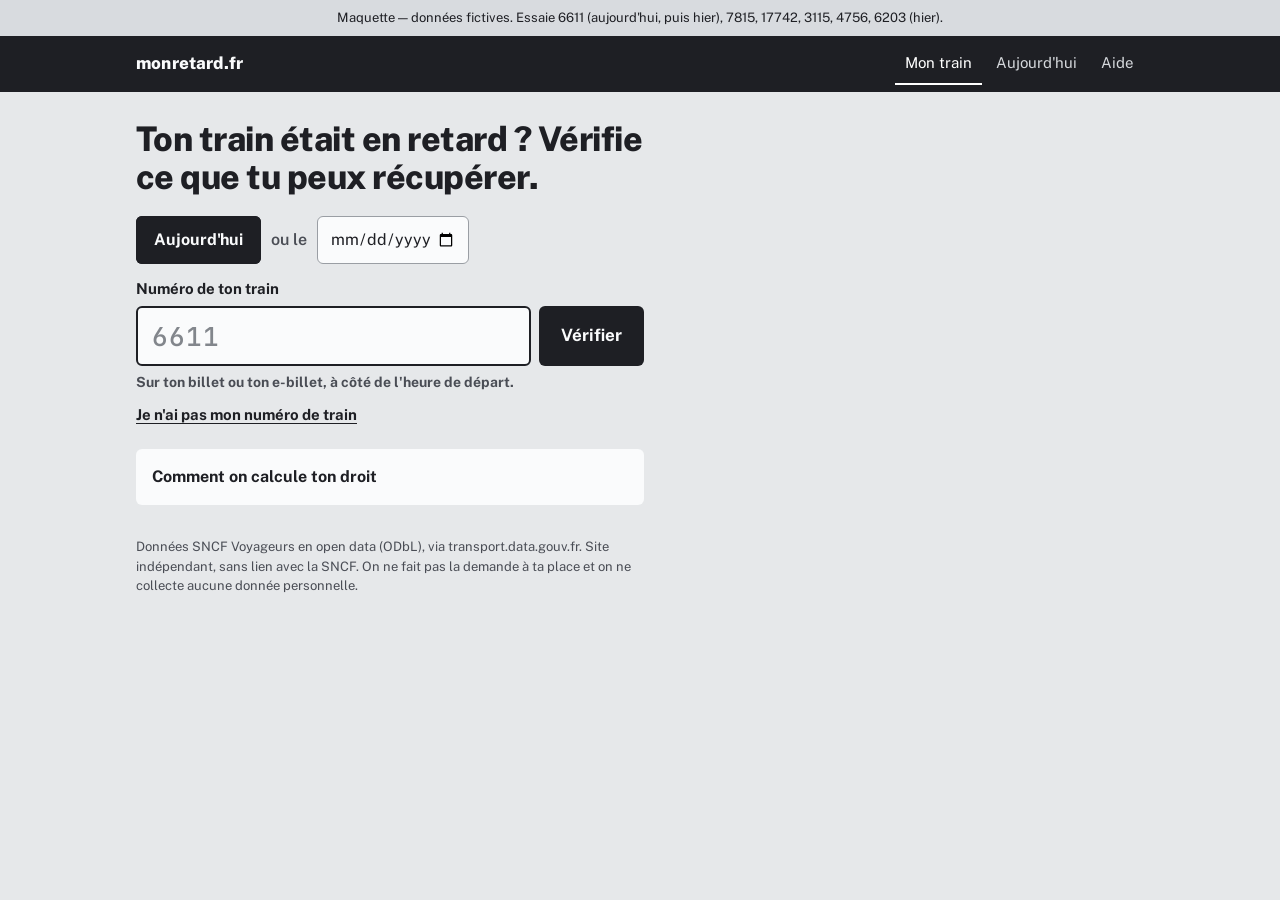
<file: docs/maquettes/site.html>
<!doctype html>
<html lang="fr">
<head>
<meta charset="utf-8">
<meta name="viewport" content="width=device-width, initial-scale=1">
<title>Mon train était en retard — maquette</title>
<link rel="preconnect" href="https://fonts.googleapis.com">
<link rel="preconnect" href="https://fonts.gstatic.com" crossorigin>
<link href="https://fonts.googleapis.com/css2?family=Public+Sans:wght@400;600;700;800&family=JetBrains+Mono:wght@500;700&display=swap" rel="stylesheet">
<link rel="stylesheet" href="style.css">
<style>
  html { overflow-anchor: none; } /* on compense nous-mêmes, pour que la gare touchée reste sous le doigt */
  .form-num { display: flex; gap: 8px; flex-wrap: wrap; }
  .form-num input { flex: 1 1 180px; width: 100%; height: 60px; padding: 0 14px; border: 2px solid var(--ink); border-radius: var(--r);
                    background: var(--paper); font-family: var(--mono); font-size: 26px; font-weight: 700; letter-spacing: .04em; }
  .form-num input::placeholder { color: #82868C; font-weight: 500; }
  .form-num .btn { flex: 0 0 auto; height: 60px; padding: 0 22px; font-size: 17px; }
  .bloc { display: grid; gap: 14px; grid-template-columns: minmax(0, 1fr); }
  .dates { display: flex; flex-wrap: wrap; align-items: center; gap: 8px 10px; }
  .puce { min-height: 48px; padding: 0 18px; border: 0; border-radius: var(--r); background: transparent; font-weight: 700; font-size: 16px;
          box-shadow: inset 0 0 0 1.5px var(--ink); }
  .puce[aria-pressed="true"] { background: var(--ink); color: var(--paper); }
  .ou { color: var(--ink-2); font-weight: 600; }
  .dates input[type="date"] { height: 48px; padding: 0 12px; border: 1.5px solid #9A9EA4; border-radius: var(--r); background: var(--paper); font-size: 16px; }
  .dates input[type="date"].choisie { border: 2px solid var(--ink); font-weight: 700; }
  .sansnum { display: grid; gap: 12px; padding-top: 14px; border-top: 1.5px dashed var(--rule); }
  .grille2 { display: grid; grid-template-columns: repeat(auto-fit, minmax(200px, 1fr)); gap: 12px; }
  .resultats > section { margin-top: 24px; }
  #recherche[data-replie] + .sr + .resultats > #fiche { margin-top: 4px; }
  .resultats h2 + .liste { margin-top: 10px; }

  #titre { margin-bottom: 20px; }
  /* Carte du train : la réponse, à la place du formulaire */
  .carte-train { background: var(--ink); color: var(--paper); border-radius: var(--r); padding: 16px 16px 18px;
                 display: grid; grid-template-columns: minmax(0, 1fr) auto; gap: 6px 12px; align-items: start; }
  .carte-train h2 { font-size: 24px; letter-spacing: -0.01em; }
  .carte-train p { grid-column: 1 / -1; margin: 0; color: #D5D8DC; font-size: 15px; }
  .carte-train .trajet { color: var(--paper); font-weight: 600; font-size: 16px; }
  .carte-train .btn { min-height: 44px; font-size: 15px; background: transparent; color: var(--paper); box-shadow: inset 0 0 0 1.5px var(--paper); }
  .carte-train .btn:hover { background: rgba(250,251,252,.12); }
  .carte-train :focus-visible { outline-color: var(--paper); }
  .carte-train .etat-supp { color: #FFB4AB; font-weight: 700; }

  .arrets { margin-top: 20px; }
  .arrets .aide-champ { margin: 4px 0 12px; }
  .arret { grid-template-columns: 1fr 112px; }
  .arret .paliers { grid-column: 2; margin: 4px 0 0; }
  .arret .r { grid-row: 1; }
  .ligne[aria-pressed="true"], .ligne[aria-expanded="true"] { box-shadow: 0 0 0 2px var(--ink); }
  .arrets-liste .fente, .fiche-supp .fente { margin-top: 10px; }
  .recu-pied { display: flex; justify-content: flex-end; margin-top: 8px; }
  .introuvable { background: var(--paper); border-radius: var(--r); padding: 18px; }
  .introuvable ul { margin: 10px 0 14px; padding-left: 20px; display: grid; gap: 4px; }
  .actions { display: flex; flex-wrap: wrap; gap: 8px; }

  /* PC : le reçu s'imprime dans une colonne à droite, toujours à l'écran */
  .col-d { display: none; }
  @media (min-width: 960px) {
    .top .in, .page { max-width: 1040px; }
    .cols { display: grid; grid-template-columns: minmax(0, 1fr) 460px; gap: 40px; align-items: start; }
    .col-d { display: block; padding-top: 28px; }
    .col-d .arrets { margin-top: 0; }
    .arrets-tete { display: flex; align-items: center; justify-content: space-between; gap: 12px; }
  }
</style>
</head>
<body>
<div class="badge-maquette">Maquette — données fictives. Essaie 6611 (aujourd'hui, puis hier), 7815, 17742, 3115, 4756, 6203 (hier).</div>
<header class="top"><div class="in">
  <a class="marque" href="site.html">monretard.fr</a>
  <nav aria-label="Principale"><a href="site.html" aria-current="page">Mon train</a><a href="aujourdhui.html">Aujourd'hui</a><a href="#aide">Aide</a></nav>
</div></header>

<main class="page"><div class="cols">
 <div class="col-g">
  <section id="recherche" aria-labelledby="titre">
    <h1 id="titre">Ton train était en retard&nbsp;? Vérifie ce que tu peux récupérer.</h1>
    <div id="formulaire">
      <form id="form" class="bloc" novalidate>
        <div class="dates" role="group" aria-label="Date du voyage">
          <button type="button" class="puce" id="auj" aria-pressed="true">Aujourd'hui</button>
          <span class="ou">ou le</span>
          <input type="date" id="date" max="2026-11-08" aria-label="Choisir la date du voyage">
        </div>
        <div class="champ">
          <label for="num">Numéro de ton train</label>
          <div class="form-num">
            <input id="num" name="train" inputmode="numeric" autocomplete="off" placeholder="6611" aria-describedby="num-aide">
            <button class="btn" type="submit">Vérifier</button>
          </div>
          <p class="aide-champ" id="num-aide">Sur ton billet ou ton e-billet, à côté de l'heure de départ.</p>
        </div>
      </form>
      <button type="button" class="lien" id="btn-sansnum" aria-expanded="false" aria-controls="sansnum">Je n'ai pas mon numéro de train</button>
      <div class="sansnum" id="sansnum" hidden>
        <div class="grille2">
          <label class="champ">Gare où tu es descendu<input id="arr" placeholder="Marseille" autocomplete="off"></label>
          <label class="champ">Gare de départ (facultatif)<input id="dep" placeholder="Paris" autocomplete="off"></label>
        </div>
        <ul class="liste" id="trouves"></ul>
        <p class="aide-champ" id="rien" hidden>Aucun train en retard ou supprimé ne correspond, aujourd'hui ou hier.</p>
      </div>
    </div>
  </section>

  <p class="sr" id="statut" aria-live="polite"></p>

  <div class="resultats">
    <section id="choix" hidden aria-labelledby="choix-titre">
      <h2 id="choix-titre">Plusieurs trains portent ce numéro. Lequel as-tu pris&nbsp;?</h2>
      <ul class="liste" id="choix-liste"></ul>
    </section>

    <section class="introuvable" id="introuvable" hidden aria-labelledby="intro-titre">
      <h2 id="intro-titre">On ne trouve pas ce train en retard</h2>
      <ul>
        <li>Il était peut-être <b>à l'heure</b> ce jour-là.</li>
        <li>Vérifie le numéro : 4 à 6 chiffres, sur ton billet.</li>
        <li>Les RER, métros et Transilien ne sont pas suivis ; Eurostar et Renfe pas encore.</li>
      </ul>
      <div class="actions">
        <button type="button" class="btn btn-2" id="chercher-hier">Chercher hier</button>
        <button type="button" class="btn btn-2" id="vers-sansnum">Chercher par gare</button>
      </div>
    </section>

    <section id="fiche" hidden aria-labelledby="f-titre">
      <div class="carte-train" id="carte">
        <h2 id="f-titre"></h2>
        <button type="button" class="btn" id="modifier">Modifier</button>
        <p class="trajet" id="f-trajet"></p>
        <p id="f-quand"></p>
        <p id="f-cause"></p>
      </div>
      <div class="fiche-supp" id="ancre-supp"></div>
      <div class="arrets" id="arrets">
        <div class="arrets-tete"><h2 id="arrets-titre">Où es-tu descendu&nbsp;?</h2>
          <button type="button" class="lien" id="changer-gare" hidden>Changer de gare</button></div>
        <p class="aide-champ" id="arrets-aide">Ton droit dépend du retard à ta gare, pas au terminus.</p>
        <ul class="liste arrets-liste" id="arrets-liste"></ul>
      </div>
      <div id="verdict" hidden role="region" aria-label="Ton verdict">
        <div class="fente" aria-hidden="true"></div>
        <div class="recu-zone"><article class="recu" id="recu" aria-labelledby="v-titre"></article></div>
      </div>
    </section>
  </div>

  <details class="aide" id="aide">
    <summary>Comment on calcule ton droit</summary>
    <ul>
      <li><b>TGV INOUI, Intercités</b> (garantie G30) : dès 30 min, 25 % du billet ; 50 % dès 2 h ; 75 % dès 3 h. Bon d'achat sous 1 h de retard, virement au-delà.</li>
      <li><b>OUIGO</b> : dès 1 h, 25 % ; 50 % dès 2 h. Automatique : OUIGO t'écrit.</li>
      <li><b>TER</b> : ça dépend de la région. La plupart ne dédommagent pas un billet à l'unité.</li>
      <li>On affiche des pourcentages : le montant dépend du prix que tu as payé.</li>
      <li>Train supprimé : tu peux demander le remboursement intégral de ton billet.</li>
    </ul>
  </details>
  <p class="pied">Données SNCF Voyageurs en open data (ODbL), via transport.data.gouv.fr. Site indépendant, sans lien avec la SNCF.
    On ne fait pas la demande à ta place et on ne collecte aucune donnée personnelle.</p>
 </div>
 <aside class="col-d" id="col-recu" aria-label="Ta gare"></aside>
</div></main>

<script src="donnees.js"></script>
<script>
"use strict";
// Règles d'interaction :
// - rien ne défile tout seul ; la gare touchée reste sous le doigt ;
// - une fois trouvé, le train remplace le formulaire (pas de doublon) ;
// - téléphone : le reçu s'ouvre sous la gare touchée ; PC : gares à droite (haut d'écran), reçu à gauche sous la carte du train.
const $ = (id) => document.getElementById(id);
const etat = { train: null, arret: null, depuisGare: false };
const PC = matchMedia("(min-width: 960px)");

const dateChoisie = () => $("date").value || AUJOURDHUI;

function setDate(d) {
  const auj = !d || d === AUJOURDHUI;
  $("date").value = auj ? "" : d;
  $("date").classList.toggle("choisie", !auj);
  $("auj").setAttribute("aria-pressed", auj);
}

function majURL() {
  const p = new URLSearchParams();
  if (etat.train) {
    p.set("train", etat.train.num); p.set("date", etat.train.date);
    if (etat.arret !== null) p.set("gare", etat.train.gares[etat.arret + 1][0]);
  }
  history.replaceState(null, "", p.toString() ? "?" + p : location.pathname);
}

function annoncer(txt) { $("statut").textContent = txt; }

function ligneTrain(t, onClick) {
  const li = document.createElement("li");
  const b = document.createElement("button");
  b.type = "button"; b.className = "ligne"; b.setAttribute("aria-pressed", "false");
  const r = retardMax(t);
  b.innerHTML = `<span class="t">${esc(t.prod)} <span class="num">${esc(t.num)}</span> · ${esc(jourLabel(t.date))}</span>
    <span class="s">${esc(route(t))} · départ ${esc(t.h)}</span>
    <span class="r ${t.supprime || r >= 30 ? "alerte" : "attente"}">${t.supprime ? "Supprimé" : "+" + r + " min"}</span>`;
  b.addEventListener("click", () => {
    b.closest("ul").querySelectorAll(".ligne").forEach((x) => x.setAttribute("aria-pressed", x === b));
    onClick();
  });
  li.appendChild(b);
  return li;
}

// Formulaire visible (recherche) ou replié (le train affiché le remplace)
function formulaire(visible) {
  $("formulaire").hidden = !visible;
  if (visible) $("recherche").removeAttribute("data-replie"); else $("recherche").setAttribute("data-replie", "");
}

function viderResultats() {
  rangerVerdict(); $("arrets").hidden = true;
  ["choix", "introuvable", "fiche"].forEach((id) => ($(id).hidden = true));
  etat.train = null; etat.arret = null;
  majAttente();
}

// Le reçu est un seul nœud qu'on déplace.
function rangerVerdict() { $("verdict").hidden = true; $("fiche").appendChild($("verdict")); }

// PC : la liste des gares passe dans la colonne de droite ; téléphone : elle reste sous la carte.
function placerArrets() {
  if (PC.matches) $("col-recu").appendChild($("arrets"));
  else $("ancre-supp").after($("arrets"));
}

// Téléphone : sous la gare touchée.
// PC : colonne de droite ; la liste se replie sur la gare choisie et le reçu s'imprime dessous, en haut d'écran.
function placerVerdict() {
  const v = $("verdict");
  if (etat.train.supprime) PC.matches ? $("col-recu").appendChild(v) : $("ancre-supp").appendChild(v);
  else if (PC.matches) $("arrets").after(v);
  else $("arrets-liste").querySelectorAll(".arret")[etat.arret].after(v);
  replierListe();
}

function replierListe() {
  const replie = PC.matches && etat.train && !etat.train.supprime && etat.arret !== null;
  $("arrets-liste").querySelectorAll(".arret").forEach((x) => (x.parentElement.hidden = replie && +x.dataset.i !== etat.arret));
  $("changer-gare").hidden = !replie;
  $("arrets-aide").hidden = replie;
  $("arrets-titre").innerHTML = replie ? "Ta gare" : "Où es-tu descendu&nbsp;?";
}

function majAttente() {}

function ouvrirTrain(t, arret = null, depuisGare = false) {
  etat.train = t; etat.arret = null; etat.depuisGare = depuisGare;
  ["choix", "introuvable"].forEach((id) => ($(id).hidden = true));
  // Depuis la recherche par gare, la liste cliquée est au-dessus : on garde le formulaire.
  if (!depuisGare) formulaire(false);
  $("modifier").hidden = depuisGare;
  $("fiche").hidden = false;
  $("f-titre").innerHTML = `${esc(t.prod)} <span class="num">${esc(t.num)}</span>`;
  $("f-trajet").textContent = route(t);
  $("f-quand").innerHTML = `${esc(jourLabel(t.date))} · départ <span class="num">${esc(t.h)}</span>${t.supprime ? ' · <span class="etat-supp">Supprimé</span>' : ""}`;
  $("f-cause").textContent = `Cause annoncée : ${t.cause}`;
  rangerVerdict();
  if (t.supprime) {
    $("arrets").hidden = true;
    placerVerdict(); montrerVerdict();
  } else {
    $("arrets").hidden = false; placerArrets(); rendreArrets();
    if (arret !== null) ouvrirGare(arret);
  }
  majAttente(); majURL();
  annoncer(t.supprime ? `${t.prod} ${t.num} : supprimé. Ton verdict suit.`
                      : `${t.prod} ${t.num} trouvé. Choisis la gare où tu es descendu.`);
}

function rendreArrets() {
  rangerVerdict();
  const ul = $("arrets-liste"); ul.replaceChildren();
  etat.train.gares.slice(1).forEach(([g, r], i) => {
    const li = document.createElement("li");
    const b = document.createElement("button");
    b.type = "button"; b.className = "ligne arret"; b.dataset.i = i;
    b.setAttribute("aria-expanded", "false"); b.setAttribute("aria-controls", "verdict");
    const n = indexPalier(r);
    b.innerHTML = `<span class="t">${esc(g)}</span><span class="r ${r >= 30 ? "alerte" : "attente"}">+${r} min</span>
      <span class="paliers ${r >= 30 ? "alerte" : ""}" aria-hidden="true">${[0, 1, 2, 3, 4].map((k) => `<i class="${k <= n ? "on" : ""}"></i>`).join("")}</span>`;
    b.addEventListener("click", () => {
      const avant = b.getBoundingClientRect().top;
      if (etat.arret === i) fermerGare(); else ouvrirGare(i);
      // Un reçu refermé au-dessus a pu faire remonter la gare : on la remet sous le doigt.
      const ecart = b.getBoundingClientRect().top - avant;
      if (ecart) scrollBy(0, ecart);
      majURL();
    });
    li.appendChild(b); ul.appendChild(li);
  });
}

function ouvrirGare(i) {
  etat.arret = i;
  $("arrets-liste").querySelectorAll(".arret").forEach((x) => x.setAttribute("aria-expanded", +x.dataset.i === i));
  placerVerdict(); montrerVerdict(); majAttente();
  annoncer(`Verdict pour ${etat.train.gares[i + 1][0]} : ${$("v-titre").textContent}.`);
}

function fermerGare() {
  const i = etat.arret;
  etat.arret = null;
  $("arrets-liste").querySelectorAll(".arret").forEach((x) => x.setAttribute("aria-expanded", "false"));
  rangerVerdict(); replierListe(); majAttente();
  return i;
}

function montrerVerdict() {
  const t = etat.train;
  const g = t.supprime ? null : t.gares[etat.arret + 1];
  const r = g ? g[1] : 0;
  const d = droit(t, r);
  const recu = $("recu");
  recu.className = "recu" + (d.ton === "none" ? "" : " droit-ok");
  const n = indexPalier(r);
  // Ordre : l'essentiel d'abord (verdict, bouton), puis le détail du reçu.
  recu.innerHTML = `
    <p class="recu-titre">Ton verdict</p>
    <hr class="pointille">
    ${d.ton === "none" ? `<dl class="lignes"><div><dt>Statut</dt><dd>${esc(d.tampon)}</dd></div></dl>`
      : `<div class="tampon-zone"><span class="tampon-encre"><span class="sr">Statut : </span>${esc(d.tampon)}</span></div>`}
    <h2 class="verdict-titre" id="v-titre">${esc(d.titre)}</h2>
    <p class="verdict-texte">${esc(d.texte)}</p>
    ${d.pct ? `<p class="exemple">${exemple(d.pct)} Le montant dépend du prix que tu as payé.</p>` : ""}
    ${d.lien ? `<a class="btn cta" href="${d.lien[1]}" target="_blank" rel="noopener">${libelleExt(d.lien[0])}</a>
      <p class="sortie-note">Tu quittes le site : on ne transmet rien.</p>` : ""}
    <hr class="pointille">
    <dl class="lignes">
      <div><dt>Train</dt><dd>${esc(t.prod)} ${esc(t.num)}</dd></div>
      <div><dt>Date</dt><dd>${esc(jourLabel(t.date))} · ${esc(t.h)}</dd></div>
      ${g ? `<div><dt>Descendu à</dt><dd>${esc(g[0])}</dd></div><div><dt>Retard constaté</dt><dd>+${r} min</dd></div>`
          : `<div><dt>État</dt><dd>Supprimé</dd></div>`}
    </dl>
    ${g ? `<div class="paliers ${r >= 30 ? "alerte" : ""}" aria-hidden="true">${[0, 1, 2, 3, 4].map((k) => `<i class="${k <= n ? "on" : ""}"></i>`).join("")}</div>
      <div class="paliers-legende" aria-hidden="true"><span>0</span><span>30</span><span>60</span><span>120</span><span>180</span></div>` : ""}
    <dl class="lignes" style="margin-top:8px">
      ${d.forme ? `<div><dt>Forme</dt><dd>${esc(d.forme)}</dd></div>` : ""}
      <div><dt>Règle</dt><dd>${esc(d.regle)}</dd></div>
    </dl>
    ${d.g30 ? `<p class="exemple" style="margin-top:8px">${esc(d.g30)}</p>` : ""}
    ${d.suite ? `<hr class="pointille"><div class="suite"><h3>Et maintenant&nbsp;?</h3><ul>${d.suite.map((s, k) => `<li><p>${esc(s.texte)}</p>${
      s.lien ? `<a class="btn btn-2" href="${s.lien}" target="_blank" rel="noopener">${libelleExt(s.action)}</a>`
             : `<button type="button" class="btn btn-2" data-suite="${k}">${esc(s.action)}</button>`}</li>`).join("")}</ul></div>` : ""}
    ${g ? `<div class="recu-pied"><button type="button" class="lien" id="fermer">Fermer</button></div>` : ""}`;
  $("verdict").hidden = false;
  recu.classList.remove("sort"); void recu.offsetWidth; recu.classList.add("sort");
  // Chercher un autre train : action explicite, on rouvre le formulaire vide.
  recu.querySelectorAll("[data-suite]").forEach((b) => b.addEventListener("click", () => rouvrirRecherche(true)));
  const f = $("fermer");
  if (f) f.addEventListener("click", () => {
    const i = fermerGare(); majURL();
    $("arrets-liste").querySelectorAll(".arret")[i].focus({ preventScroll: true });
  });
}

function rouvrirRecherche(vider = false) {
  viderResultats(); formulaire(true); majURL();
  if (vider) $("num").value = "";
  $("num").focus(); $("num").select();
}

function chercher(num, date) {
  num = (num || "").replace(/\D/g, "");
  $("num").value = num;
  if (!num) { $("num").focus(); return; }
  if (date) setDate(date);
  const jour = dateChoisie();
  const res = TRAINS.filter((t) => t.num === num && t.date === jour);
  viderResultats();
  if (res.length === 1) return ouvrirTrain(res[0]);
  if (res.length > 1) {
    const ul = $("choix-liste"); ul.replaceChildren();
    res.forEach((t) => ul.appendChild(ligneTrain(t, () => ouvrirTrain(t))));
    $("choix").hidden = false;
    annoncer("Plusieurs trains portent ce numéro : choisis le tien plus bas.");
    return;
  }
  $("intro-titre").textContent = `On ne trouve pas le train ${num} en retard ${jour === AUJOURDHUI ? "aujourd'hui" : jour === HIER ? "hier" : "le " + jour}`;
  $("chercher-hier").hidden = jour !== AUJOURDHUI;
  $("introuvable").hidden = false;
  annoncer($("intro-titre").textContent);
}

function rendreSansNum() {
  const arr = $("arr").value.trim(), dep = $("dep").value.trim(), ul = $("trouves");
  ul.replaceChildren();
  if (!arr && !dep) { $("rien").hidden = true; return; }
  const l = TRAINS.filter((t) => (t.date === AUJOURDHUI || t.date === HIER)
    && (!arr || t.gares.slice(1).some(([g]) => norm(g).includes(norm(arr))))
    && (!dep || norm(t.gares[0][0]).includes(norm(dep))));
  l.forEach((t) => ul.appendChild(ligneTrain(t, () => {
    const i = arr ? t.gares.slice(1).findIndex(([g]) => norm(g).includes(norm(arr))) : -1;
    viderResultats();
    ouvrirTrain(t, i >= 0 && !t.supprime ? i : null, true);
  })));
  $("rien").hidden = l.length > 0;
}

function ouvrirSansNum(ouvrir) {
  $("sansnum").hidden = !ouvrir; $("btn-sansnum").setAttribute("aria-expanded", ouvrir);
}

$("auj").addEventListener("click", () => setDate(null));
$("date").addEventListener("change", () => setDate($("date").value));
$("form").addEventListener("submit", (e) => { e.preventDefault(); chercher($("num").value); });
$("modifier").addEventListener("click", () => rouvrirRecherche(false));
$("btn-sansnum").addEventListener("click", () => ouvrirSansNum($("sansnum").hidden));
$("arr").addEventListener("input", rendreSansNum);
$("dep").addEventListener("input", rendreSansNum);
$("chercher-hier").addEventListener("click", () => chercher($("num").value, HIER));
$("vers-sansnum").addEventListener("click", () => { ouvrirSansNum(true); $("arr").focus(); });
// Passage PC ↔ téléphone (fenêtre redimensionnée) : on replace le reçu ouvert.
PC.addEventListener("change", () => {
  placerArrets();
  if (etat.train && !$("verdict").hidden) placerVerdict(); else if (etat.train) replierListe();
});
$("changer-gare").addEventListener("click", () => {
  const i = fermerGare(); majURL();
  $("arrets-liste").querySelectorAll(".arret")[i].focus({ preventScroll: true });
});

// « Aide » ouvre l'explication
function ouvrirAide() { if (location.hash === "#aide") $("aide").open = true; }
addEventListener("hashchange", ouvrirAide); ouvrirAide();

// Lien partageable : ?train=6611&date=2026-11-08&gare=Avignon%20TGV
(function depuisURL() {
  const p = new URLSearchParams(location.search);
  if (!p.get("train")) return;
  const num = p.get("train").replace(/\D/g, "");
  const t = TRAINS.find((x) => x.num === num && x.date === p.get("date"));
  if (!t) return chercher(num, p.get("date") || undefined);
  $("num").value = num; setDate(t.date);
  const i = p.get("gare") ? t.gares.slice(1).findIndex(([g]) => g === p.get("gare")) : -1;
  ouvrirTrain(t, i >= 0 ? i : null);
})();
</script>
</body>
</html>
</file>
<file: frontend/style.css>
/* Maquette — monde « Le reçu ». Partagé par site.html et aujourdhui.html. */
:root {
  --ground: #E6E8EA;      /* gris papier froid */
  --paper: #FAFBFC;       /* papier thermique */
  --ink: #1E1F24;
  --ink-2: #4A4D55;       /* texte secondaire, 7.6:1 sur --paper */
  --rule: #C3C7CC;
  --line: #D8DBDF;
  --droit: #3B3FA8;       /* bleu thermique : réservé au droit ouvert */
  --alerte: #B3261E;      /* supprimé, retard ≥ 30 min */
  --attente: #8A5300;     /* retard < 30 min */
  --sans: "Public Sans", system-ui, sans-serif;
  --mono: "JetBrains Mono", ui-monospace, monospace;
  --r: 6px;
}
* { box-sizing: border-box; }
html { background: var(--ground); color: var(--ink); font-family: var(--sans); line-height: 1.5;
       -webkit-text-size-adjust: 100%; caret-color: var(--ink); scrollbar-color: var(--ink-2) var(--ground); }
body { margin: 0; }
::selection { background: var(--ink); color: var(--paper); }
:focus-visible { outline: 3px solid var(--ink); outline-offset: 2px; border-radius: 4px; }
a { color: inherit; text-underline-offset: 3px; text-decoration-thickness: 1px; }
button { font: inherit; color: inherit; cursor: pointer; }
input { font: inherit; color: var(--ink); min-width: 0; }
[hidden] { display: none !important; }
.num, .mono { font-family: var(--mono); font-variant-numeric: tabular-nums; }
.ico { width: 1em; height: 1em; vertical-align: -0.12em; flex: none; }

/* En-tête encre */
.top { background: var(--ink); color: var(--paper); }
.top .in { max-width: 680px; margin: 0 auto; padding: 0 16px; min-height: 56px; display: flex; align-items: center; justify-content: space-between; gap: 12px; }
.marque { font-weight: 800; font-size: 17px; text-decoration: none; letter-spacing: .01em; }
.top nav { display: flex; gap: 4px; }
.top nav a { text-decoration: none; font-size: 15px; padding: 10px 10px; border-radius: 4px; color: #D5D8DC; white-space: nowrap; }
@media (max-width: 400px) { .top nav a { padding: 10px 6px; } .top .marque { font-size: 16px; } }
.top nav a[aria-current="page"] { color: #fff; box-shadow: inset 0 -2px 0 #fff; border-radius: 0; }
.top nav a:hover { color: #fff; }
.top :focus-visible { outline-color: #fff; }

.page { max-width: 680px; margin: 0 auto; padding: 0 16px 48px; }
h1 { font-size: clamp(26px, 6.4vw, 34px); line-height: 1.12; letter-spacing: -0.015em; margin: 28px 0 8px; font-weight: 800; text-wrap: balance; }
h2 { font-size: 20px; line-height: 1.2; margin: 0; font-weight: 800; }
.chapo { margin: 0 0 20px; color: var(--ink-2); font-size: 16px; max-width: 60ch; }

/* Contrôles standard */
.btn { display: inline-flex; align-items: center; justify-content: center; gap: 8px; min-height: 48px; padding: 0 18px;
       border: 0; border-radius: var(--r); background: var(--ink); color: var(--paper); font-weight: 700; font-size: 16px; text-decoration: none; }
.btn:hover { background: #000; }
.btn-2 { background: transparent; color: var(--ink); box-shadow: inset 0 0 0 1.5px var(--ink); }
.btn-2:hover { background: rgba(30,31,36,.06); }
.lien { background: none; border: 0; padding: 10px 0; min-height: 44px; font-weight: 700; font-size: 15px; text-decoration: underline; text-underline-offset: 3px; }
.seg { display: inline-flex; padding: 3px; background: #D6D9DD; border-radius: 8px; gap: 2px; flex-wrap: wrap; }
.seg button { border: 0; background: none; min-height: 40px; padding: 0 14px; border-radius: 6px; font-size: 15px; font-weight: 600; color: var(--ink-2); }
.seg button[aria-pressed="true"], .seg button[aria-selected="true"] { background: var(--paper); color: var(--ink); box-shadow: 0 1px 2px rgba(0,0,0,.12); }
.champ { display: flex; flex-direction: column; gap: 6px; font-weight: 700; font-size: 15px; }
.champ input { height: 48px; padding: 0 12px; border: 1.5px solid #9A9EA4; border-radius: var(--r); background: var(--paper); font-weight: 400; }
.champ input:focus { border-color: var(--ink); }
.aide-champ { font-size: 14px; color: var(--ink-2); margin: 0; }

/* La fente et le reçu (signature) */
.fente { height: 12px; border-radius: 6px; background: var(--ink); margin: 24px auto 0; max-width: 452px; position: relative; z-index: 2;
         box-shadow: 0 3px 6px rgba(0,0,0,.25); }
.recu-zone { overflow: hidden; margin: -6px auto 0; padding: 0 16px 10px; max-width: 460px; }
.recu { background: var(--paper); padding: 22px 18px 30px; position: relative;
        box-shadow: 0 2px 8px rgba(30,31,36,.10);
        -webkit-mask: radial-gradient(circle 6px at 50% 100%, transparent 97%, #000) bottom / 16px 100% repeat-x;
        mask: radial-gradient(circle 6px at 50% 100%, transparent 97%, #000) bottom / 16px 100% repeat-x; }
.recu.sort { animation: sortie .7s cubic-bezier(.16, 1, .3, 1) both; }
@keyframes sortie { from { transform: translateY(-100%); } to { transform: none; } }
@media (prefers-reduced-motion: reduce) { .recu.sort { animation: none; } }
.recu-titre { font-weight: 800; font-size: 13px; letter-spacing: .1em; text-transform: uppercase; text-align: center; margin: 0; }
.pointille { border: 0; border-top: 1.5px dashed var(--rule); margin: 12px 0; }
.lignes { display: grid; gap: 4px; margin: 0; font-family: var(--mono); font-size: 14px; }
.lignes div { display: flex; justify-content: space-between; gap: 12px; }
.lignes dt { color: var(--ink-2); text-transform: uppercase; font-size: 12px; letter-spacing: .04em; padding-top: 2px; }
.lignes dd { margin: 0; text-align: right; font-weight: 500; }

/* Paliers fixes du retard : <30, 30, 60, 120, 180 */
.paliers { display: grid; grid-template-columns: repeat(5, 1fr); gap: 3px; margin: 8px 0 2px; }
.paliers i { height: 8px; background: var(--line); border-radius: 1px; }
.paliers i.on { background: var(--ink); }
.paliers.alerte i.on { background: var(--alerte); }
.paliers-legende { display: grid; grid-template-columns: repeat(5, 1fr); font-family: var(--mono); font-size: 11px; color: var(--ink-2); }

.verdict-titre { font-family: var(--sans); font-weight: 800; font-size: clamp(28px, 8vw, 36px); line-height: 1.08; letter-spacing: -0.02em; margin: 8px 0 6px; }
.droit-ok .verdict-titre { color: var(--droit); }
.verdict-texte { margin: 0 0 6px; font-size: 16px; }
.exemple { margin: 0 0 12px; font-size: 14px; color: var(--ink-2); }
.cta { width: 100%; margin-top: 6px; min-height: 48px; height: auto; padding: 12px 18px; text-align: center; line-height: 1.3; }
.nw { white-space: nowrap; }
.sortie-note { font-size: 13px; color: var(--ink-2); margin: 8px 0 0; text-align: center; }
.suite { margin: 0; font-size: 15px; }
.suite h3 { margin: 0 0 6px; font-size: 15px; }
.suite ul { margin: 0; padding: 0; list-style: none; display: grid; gap: 12px; }
.suite li p { margin: 0 0 6px; }
.suite .btn { min-height: 44px; font-size: 15px; }

/* Listes de trains (lignes cliquables) */
.liste { display: grid; gap: 8px; margin: 0; padding: 0; list-style: none; }
.ligne { display: grid; grid-template-columns: 1fr auto; gap: 2px 12px; align-items: center; width: 100%; text-align: left;
         min-height: 60px; padding: 10px 14px; border: 0; border-radius: var(--r); background: var(--paper); text-decoration: none;
         box-shadow: 0 1px 2px rgba(30,31,36,.08); }
.ligne:hover { box-shadow: 0 0 0 1.5px var(--ink); }
.ligne .t { font-weight: 700; }
.ligne .s { grid-column: 1; font-size: 14px; color: var(--ink-2); }
.ligne .r { grid-row: 1 / span 2; grid-column: 2; text-align: right; font-family: var(--mono); font-weight: 700; font-size: 17px; }
.r.alerte { color: var(--alerte); } .r.attente { color: var(--attente); }
.ligne .etat { font-family: var(--sans); font-size: 12px; font-weight: 700; display: block; }
.etat.droit { color: var(--droit); }

details.aide { background: var(--paper); border-radius: var(--r); padding: 4px 16px; margin-top: 12px; }
details.aide summary { min-height: 48px; display: flex; align-items: center; font-weight: 700; cursor: pointer; }
details.aide ul { margin: 0 0 14px; padding-left: 20px; display: grid; gap: 6px; max-width: 65ch; }
.pied { margin-top: 32px; font-size: 13px; color: var(--ink-2); max-width: 65ch; }
.badge-maquette { background: var(--line); color: var(--ink); font-size: 13px; padding: 8px 16px; text-align: center; }
[tabindex="-1"]:focus { outline: none; }
.seg.plein { display: grid; grid-template-columns: repeat(3, minmax(0, 1fr)); width: 100%; }
.seg.plein button { padding: 0 6px; font-size: 14px; }

/* Pile de reçus (page Aujourd'hui) */
.pile { list-style: none; margin: 0; padding: 0; }
.pile li + li { border-top: 1.5px dashed var(--rule); }
.bande { display: block; padding: 12px 0; text-decoration: none; }
.bande:hover .bt { text-decoration: underline; }
.bande .l1 { display: flex; justify-content: space-between; gap: 12px; font-family: var(--mono); font-weight: 700; font-size: 15px; }
.bande .l2 { font-size: 14px; color: var(--ink-2); margin-top: 2px; }
.bande .paliers { display: grid; margin: 8px 0 4px; }
.bande .etat { font-size: 13px; font-weight: 700; display: block; }
.sr { position: absolute; width: 1px; height: 1px; padding: 0; margin: -1px; overflow: hidden; clip: rect(0 0 0 0); white-space: nowrap; border: 0; }

/* Tampon encré : la seule couleur posée sur le reçu, uniquement quand un droit est ouvert */
.tampon-zone { display: flex; justify-content: flex-end; margin: -2px 0 0; position: relative; z-index: 1; pointer-events: none; }
.tampon-encre { display: inline-block; color: var(--droit); border: 2.5px solid currentColor; border-radius: 6px; padding: 6px 12px;
                font-weight: 800; font-size: 15px; letter-spacing: .1em; text-transform: uppercase; line-height: 1.1;
                background: rgba(59, 63, 168, .06); box-shadow: inset 0 0 0 2px var(--paper), inset 0 0 0 3.5px currentColor;
                transform: rotate(-4deg); }
.recu.sort .tampon-encre { animation: tampon .3s cubic-bezier(.2, .9, .3, 1.2) .55s both; }
@keyframes tampon { from { opacity: 0; transform: rotate(-4deg) scale(1.6); } to { opacity: 1; transform: rotate(-4deg) scale(1); } }
@media (prefers-reduced-motion: reduce) { .recu.sort .tampon-encre { animation: none; } }
</file>
<file: docs/maquettes/style.css>
/* Maquette — monde « Le reçu ». Partagé par site.html et aujourdhui.html. */
:root {
  --ground: #E6E8EA;      /* gris papier froid */
  --paper: #FAFBFC;       /* papier thermique */
  --ink: #1E1F24;
  --ink-2: #4A4D55;       /* texte secondaire, 7.6:1 sur --paper */
  --rule: #C3C7CC;
  --line: #D8DBDF;
  --droit: #3B3FA8;       /* bleu thermique : réservé au droit ouvert */
  --alerte: #B3261E;      /* supprimé, retard ≥ 30 min */
  --attente: #8A5300;     /* retard < 30 min */
  --sans: "Public Sans", system-ui, sans-serif;
  --mono: "JetBrains Mono", ui-monospace, monospace;
  --r: 6px;
}
* { box-sizing: border-box; }
html { background: var(--ground); color: var(--ink); font-family: var(--sans); line-height: 1.5;
       -webkit-text-size-adjust: 100%; caret-color: var(--ink); scrollbar-color: var(--ink-2) var(--ground); }
body { margin: 0; }
::selection { background: var(--ink); color: var(--paper); }
:focus-visible { outline: 3px solid var(--ink); outline-offset: 2px; border-radius: 4px; }
a { color: inherit; text-underline-offset: 3px; text-decoration-thickness: 1px; }
button { font: inherit; color: inherit; cursor: pointer; }
input { font: inherit; color: var(--ink); min-width: 0; }
[hidden] { display: none !important; }
.num, .mono { font-family: var(--mono); font-variant-numeric: tabular-nums; }
.ico { width: 1em; height: 1em; vertical-align: -0.12em; flex: none; }

/* En-tête encre */
.top { background: var(--ink); color: var(--paper); }
.top .in { max-width: 680px; margin: 0 auto; padding: 0 16px; min-height: 56px; display: flex; align-items: center; justify-content: space-between; gap: 12px; }
.marque { font-weight: 800; font-size: 17px; text-decoration: none; letter-spacing: .01em; }
.top nav { display: flex; gap: 4px; }
.top nav a { text-decoration: none; font-size: 15px; padding: 10px 10px; border-radius: 4px; color: #D5D8DC; white-space: nowrap; }
@media (max-width: 400px) { .top nav a { padding: 10px 6px; } .top .marque { font-size: 16px; } }
.top nav a[aria-current="page"] { color: #fff; box-shadow: inset 0 -2px 0 #fff; border-radius: 0; }
.top nav a:hover { color: #fff; }
.top :focus-visible { outline-color: #fff; }

.page { max-width: 680px; margin: 0 auto; padding: 0 16px 48px; }
h1 { font-size: clamp(26px, 6.4vw, 34px); line-height: 1.12; letter-spacing: -0.015em; margin: 28px 0 8px; font-weight: 800; text-wrap: balance; }
h2 { font-size: 20px; line-height: 1.2; margin: 0; font-weight: 800; }
.chapo { margin: 0 0 20px; color: var(--ink-2); font-size: 16px; max-width: 60ch; }

/* Contrôles standard */
.btn { display: inline-flex; align-items: center; justify-content: center; gap: 8px; min-height: 48px; padding: 0 18px;
       border: 0; border-radius: var(--r); background: var(--ink); color: var(--paper); font-weight: 700; font-size: 16px; text-decoration: none; }
.btn:hover { background: #000; }
.btn-2 { background: transparent; color: var(--ink); box-shadow: inset 0 0 0 1.5px var(--ink); }
.btn-2:hover { background: rgba(30,31,36,.06); }
.lien { background: none; border: 0; padding: 10px 0; min-height: 44px; font-weight: 700; font-size: 15px; text-decoration: underline; text-underline-offset: 3px; }
.seg { display: inline-flex; padding: 3px; background: #D6D9DD; border-radius: 8px; gap: 2px; flex-wrap: wrap; }
.seg button { border: 0; background: none; min-height: 40px; padding: 0 14px; border-radius: 6px; font-size: 15px; font-weight: 600; color: var(--ink-2); }
.seg button[aria-pressed="true"], .seg button[aria-selected="true"] { background: var(--paper); color: var(--ink); box-shadow: 0 1px 2px rgba(0,0,0,.12); }
.champ { display: flex; flex-direction: column; gap: 6px; font-weight: 700; font-size: 15px; }
.champ input { height: 48px; padding: 0 12px; border: 1.5px solid #9A9EA4; border-radius: var(--r); background: var(--paper); font-weight: 400; }
.champ input:focus { border-color: var(--ink); }
.aide-champ { font-size: 14px; color: var(--ink-2); margin: 0; }

/* La fente et le reçu (signature) */
.fente { height: 12px; border-radius: 6px; background: var(--ink); margin: 24px auto 0; max-width: 452px; position: relative; z-index: 2;
         box-shadow: 0 3px 6px rgba(0,0,0,.25); }
.recu-zone { overflow: hidden; margin: -6px auto 0; padding: 0 16px 10px; max-width: 460px; }
.recu { background: var(--paper); padding: 22px 18px 30px; position: relative;
        box-shadow: 0 2px 8px rgba(30,31,36,.10);
        -webkit-mask: radial-gradient(circle 6px at 50% 100%, transparent 97%, #000) bottom / 16px 100% repeat-x;
        mask: radial-gradient(circle 6px at 50% 100%, transparent 97%, #000) bottom / 16px 100% repeat-x; }
.recu.sort { animation: sortie .7s cubic-bezier(.16, 1, .3, 1) both; }
@keyframes sortie { from { transform: translateY(-100%); } to { transform: none; } }
@media (prefers-reduced-motion: reduce) { .recu.sort { animation: none; } }
.recu-titre { font-weight: 800; font-size: 13px; letter-spacing: .1em; text-transform: uppercase; text-align: center; margin: 0; }
.pointille { border: 0; border-top: 1.5px dashed var(--rule); margin: 12px 0; }
.lignes { display: grid; gap: 4px; margin: 0; font-family: var(--mono); font-size: 14px; }
.lignes div { display: flex; justify-content: space-between; gap: 12px; }
.lignes dt { color: var(--ink-2); text-transform: uppercase; font-size: 12px; letter-spacing: .04em; padding-top: 2px; }
.lignes dd { margin: 0; text-align: right; font-weight: 500; }

/* Paliers fixes du retard : <30, 30, 60, 120, 180 */
.paliers { display: grid; grid-template-columns: repeat(5, 1fr); gap: 3px; margin: 8px 0 2px; }
.paliers i { height: 8px; background: var(--line); border-radius: 1px; }
.paliers i.on { background: var(--ink); }
.paliers.alerte i.on { background: var(--alerte); }
.paliers-legende { display: grid; grid-template-columns: repeat(5, 1fr); font-family: var(--mono); font-size: 11px; color: var(--ink-2); }

.verdict-titre { font-family: var(--sans); font-weight: 800; font-size: clamp(28px, 8vw, 36px); line-height: 1.08; letter-spacing: -0.02em; margin: 8px 0 6px; }
.droit-ok .verdict-titre { color: var(--droit); }
.verdict-texte { margin: 0 0 6px; font-size: 16px; }
.exemple { margin: 0 0 12px; font-size: 14px; color: var(--ink-2); }
.cta { width: 100%; margin-top: 6px; min-height: 48px; height: auto; padding: 12px 18px; text-align: center; line-height: 1.3; }
.nw { white-space: nowrap; }
.sortie-note { font-size: 13px; color: var(--ink-2); margin: 8px 0 0; text-align: center; }
.suite { margin: 0; font-size: 15px; }
.suite h3 { margin: 0 0 6px; font-size: 15px; }
.suite ul { margin: 0; padding: 0; list-style: none; display: grid; gap: 12px; }
.suite li p { margin: 0 0 6px; }
.suite .btn { min-height: 44px; font-size: 15px; }

/* Listes de trains (lignes cliquables) */
.liste { display: grid; gap: 8px; margin: 0; padding: 0; list-style: none; }
.ligne { display: grid; grid-template-columns: 1fr auto; gap: 2px 12px; align-items: center; width: 100%; text-align: left;
         min-height: 60px; padding: 10px 14px; border: 0; border-radius: var(--r); background: var(--paper); text-decoration: none;
         box-shadow: 0 1px 2px rgba(30,31,36,.08); }
.ligne:hover { box-shadow: 0 0 0 1.5px var(--ink); }
.ligne .t { font-weight: 700; }
.ligne .s { grid-column: 1; font-size: 14px; color: var(--ink-2); }
.ligne .r { grid-row: 1 / span 2; grid-column: 2; text-align: right; font-family: var(--mono); font-weight: 700; font-size: 17px; }
.r.alerte { color: var(--alerte); } .r.attente { color: var(--attente); }
.ligne .etat { font-family: var(--sans); font-size: 12px; font-weight: 700; display: block; }
.etat.droit { color: var(--droit); }

details.aide { background: var(--paper); border-radius: var(--r); padding: 4px 16px; margin-top: 12px; }
details.aide summary { min-height: 48px; display: flex; align-items: center; font-weight: 700; cursor: pointer; }
details.aide ul { margin: 0 0 14px; padding-left: 20px; display: grid; gap: 6px; max-width: 65ch; }
.pied { margin-top: 32px; font-size: 13px; color: var(--ink-2); max-width: 65ch; }
.badge-maquette { background: var(--line); color: var(--ink); font-size: 13px; padding: 8px 16px; text-align: center; }
[tabindex="-1"]:focus { outline: none; }
.seg.plein { display: grid; grid-template-columns: repeat(3, minmax(0, 1fr)); width: 100%; }
.seg.plein button { padding: 0 6px; font-size: 14px; }

/* Pile de reçus (page Aujourd'hui) */
.pile { list-style: none; margin: 0; padding: 0; }
.pile li + li { border-top: 1.5px dashed var(--rule); }
.bande { display: block; padding: 12px 0; text-decoration: none; }
.bande:hover .bt { text-decoration: underline; }
.bande .l1 { display: flex; justify-content: space-between; gap: 12px; font-family: var(--mono); font-weight: 700; font-size: 15px; }
.bande .l2 { font-size: 14px; color: var(--ink-2); margin-top: 2px; }
.bande .paliers { display: grid; margin: 8px 0 4px; }
.bande .etat { font-size: 13px; font-weight: 700; display: block; }
.sr { position: absolute; width: 1px; height: 1px; padding: 0; margin: -1px; overflow: hidden; clip: rect(0 0 0 0); white-space: nowrap; border: 0; }

/* Tampon encré : la seule couleur posée sur le reçu, uniquement quand un droit est ouvert */
.tampon-zone { display: flex; justify-content: flex-end; margin: -2px 0 0; position: relative; z-index: 1; pointer-events: none; }
.tampon-encre { display: inline-block; color: var(--droit); border: 2.5px solid currentColor; border-radius: 6px; padding: 6px 12px;
                font-weight: 800; font-size: 15px; letter-spacing: .1em; text-transform: uppercase; line-height: 1.1;
                background: rgba(59, 63, 168, .06); box-shadow: inset 0 0 0 2px var(--paper), inset 0 0 0 3.5px currentColor;
                transform: rotate(-4deg); }
.recu.sort .tampon-encre { animation: tampon .3s cubic-bezier(.2, .9, .3, 1.2) .55s both; }
@keyframes tampon { from { opacity: 0; transform: rotate(-4deg) scale(1.6); } to { opacity: 1; transform: rotate(-4deg) scale(1); } }
@media (prefers-reduced-motion: reduce) { .recu.sort .tampon-encre { animation: none; } }
</file>
